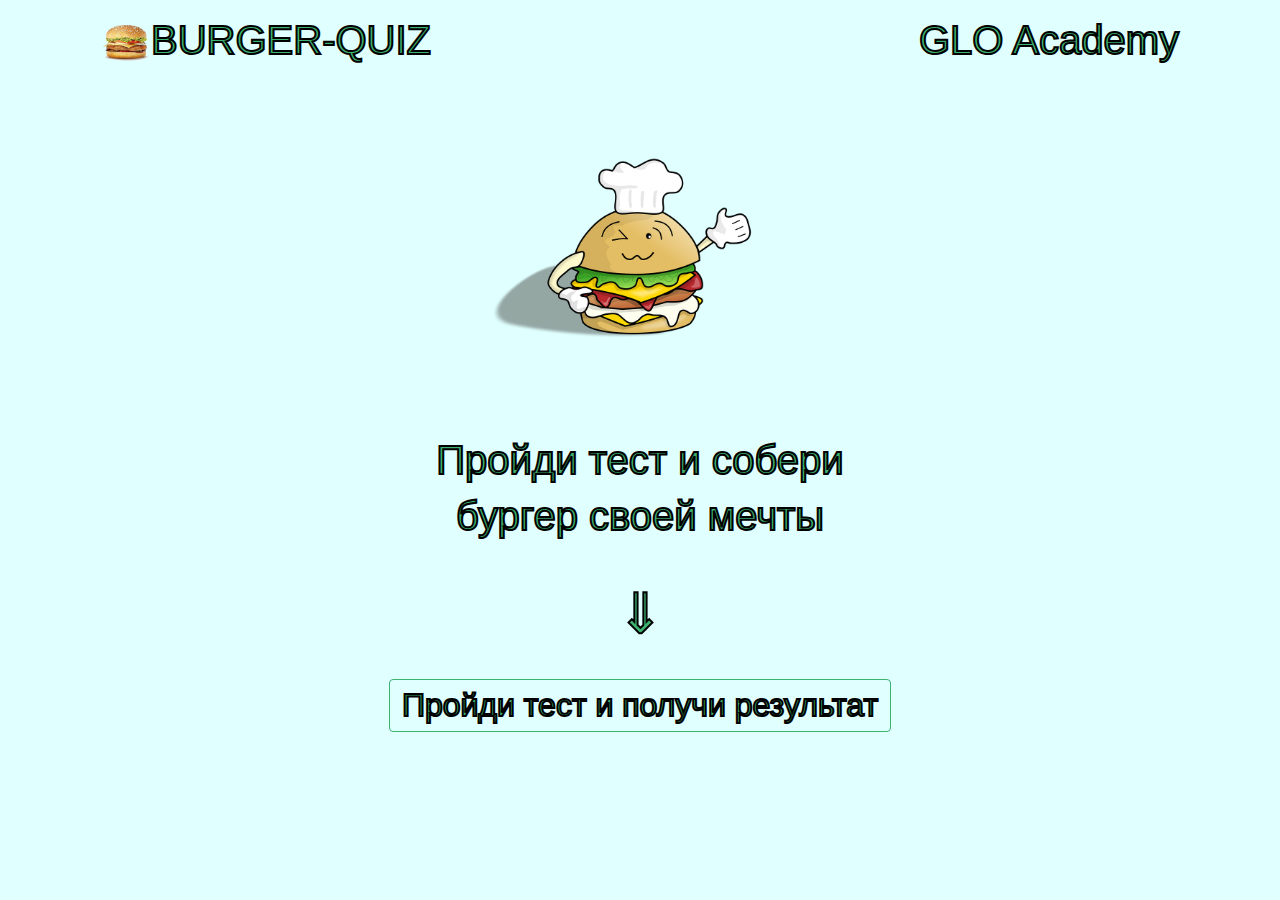
<file: quiz/quiz/index.html>
<!DOCTYPE html>
<html lang="en">

<head>
  <meta charset="UTF-8">
  <meta name="viewport" content="width=device-width, initial-scale=1.0">
  <meta http-equiv="X-UA-Compatible" content="ie=edge">
  <link rel="stylesheet" href="./libs/bootstrap.min.css">
  <link rel="stylesheet" href="./style/style.css">
  <title>Quiz</title>
</head>

<body>

  <header>
    <div class="container">
      <div class="row">
        <div class="col">
          <div class="d-flex justify-content-between p-1 p-sm-2 p-md-3">
            <div class="logo d-flex">
              <div class="logo-img"></div>
              <span class="logo-text h1">BURGER-QUIZ</span>
            </div>
            <h1 class="contacts d-none d-md-block">GLO Academy</h1>
          </div>
        </div>
      </div>
    </div>
  </header>

  <section class="main">
    <div class="container">

      <div class="row">
        <div class="col">
          <div class="d-flex justify-content-center p-1 p-sm-2 p-md-3">
            <div class="content"></div>
          </div>
        </div>
      </div>

      <div class="row">
        <div class="col">
          <div class="d-flex flex-column align-items-center p-1 p-sm-2 p-md-3">
            <h2 class="main-title text-center h1">Пройди тест и собери</h2>
            <h2 class="main-title text-center h1">бургер своей мечты</h2>
          </div>
        </div>
      </div>

      <div class="row">
        <div class="col">
          <div class="d-flex justify-content-center p-1 p-sm-2 p-md-3">
            <div class="arrow display-4">&dArr;</div>
          </div>
        </div>
      </div>

      <div class="row">
        <div class="col">
          <div class="d-flex justify-content-center p-1 p-sm-2 p-md-3">
            <button type="button" class="btn btn-outline-danger" id="btnOpenModal">
              <span class="btnText h1">Пройди тест и получи результат</span>
            </button>
          </div>
        </div>
      </div>

    </div>
  </section>

  <div class="modal" tabindex="-1" role="dialog" id="modalBlock">
    <div class="modal-dialog  modal-dialog-centered" role="document">
      <div class="modal-content">
        <div class="modal-header">
          <h5 class="modal-title">Ответь на вопрос:</h5>
          <button type="button" class="close" data-dismiss="modal" aria-label="Close" id="closeModal">
            <span aria-hidden="true">&times;</span>
          </button>
        </div>
        <div class="modal-body  d-flex flex-column align-items-center" id="modalBody">
          <h5 class="question p-1 p-sm-2 p-md-3 text-center" id="question"></h5>
          <div class="answers w-100 p-1 p-sm-2 p-md-3" id="answers">
            <form action="#" id="formAnswers" class="formAnswers d-flex flex-wrap justify-content-around">
              <!-- <div class="answers-item d-flex flex-column">
                <input type="radio" id="answerItem1" name="answer" class="d-none">
                <label for="answerItem1" class="d-flex flex-column justify-content-between">
                  <img class="answerImg" src="./image/burger.png" alt="burger">
                  <span>Стандарт</span>
                </label>
              </div>
              <div class="answers-item d-flex justify-content-center">
                <input type="radio" id="answerItem2" name="answer" class="d-none">
                <label for="answerItem2" class="d-flex flex-column justify-content-between">
                  <img class="answerImg" src="./image/burgerBlack.png" alt="burger">
                  <span>Черный</span>
                </label>
              </div> -->
            </form>
          </div>
        </div>
        <div class="modal-footer" id="modalFooter">
          <button type="button" class="btn btn-secondary" data-dismiss="modal" id="prev">Prev</button>
          <button type="button" class="btn btn-secondary" data-dismiss="modal" id="next">Next</button>
          <button type="button" class="btn btn-primary sendBtn d-none" id="send">Send</button>
        </div>
      </div>
    </div>
  </div>

  <script src="./script/script.js"></script>
</body>

</html>
</file>
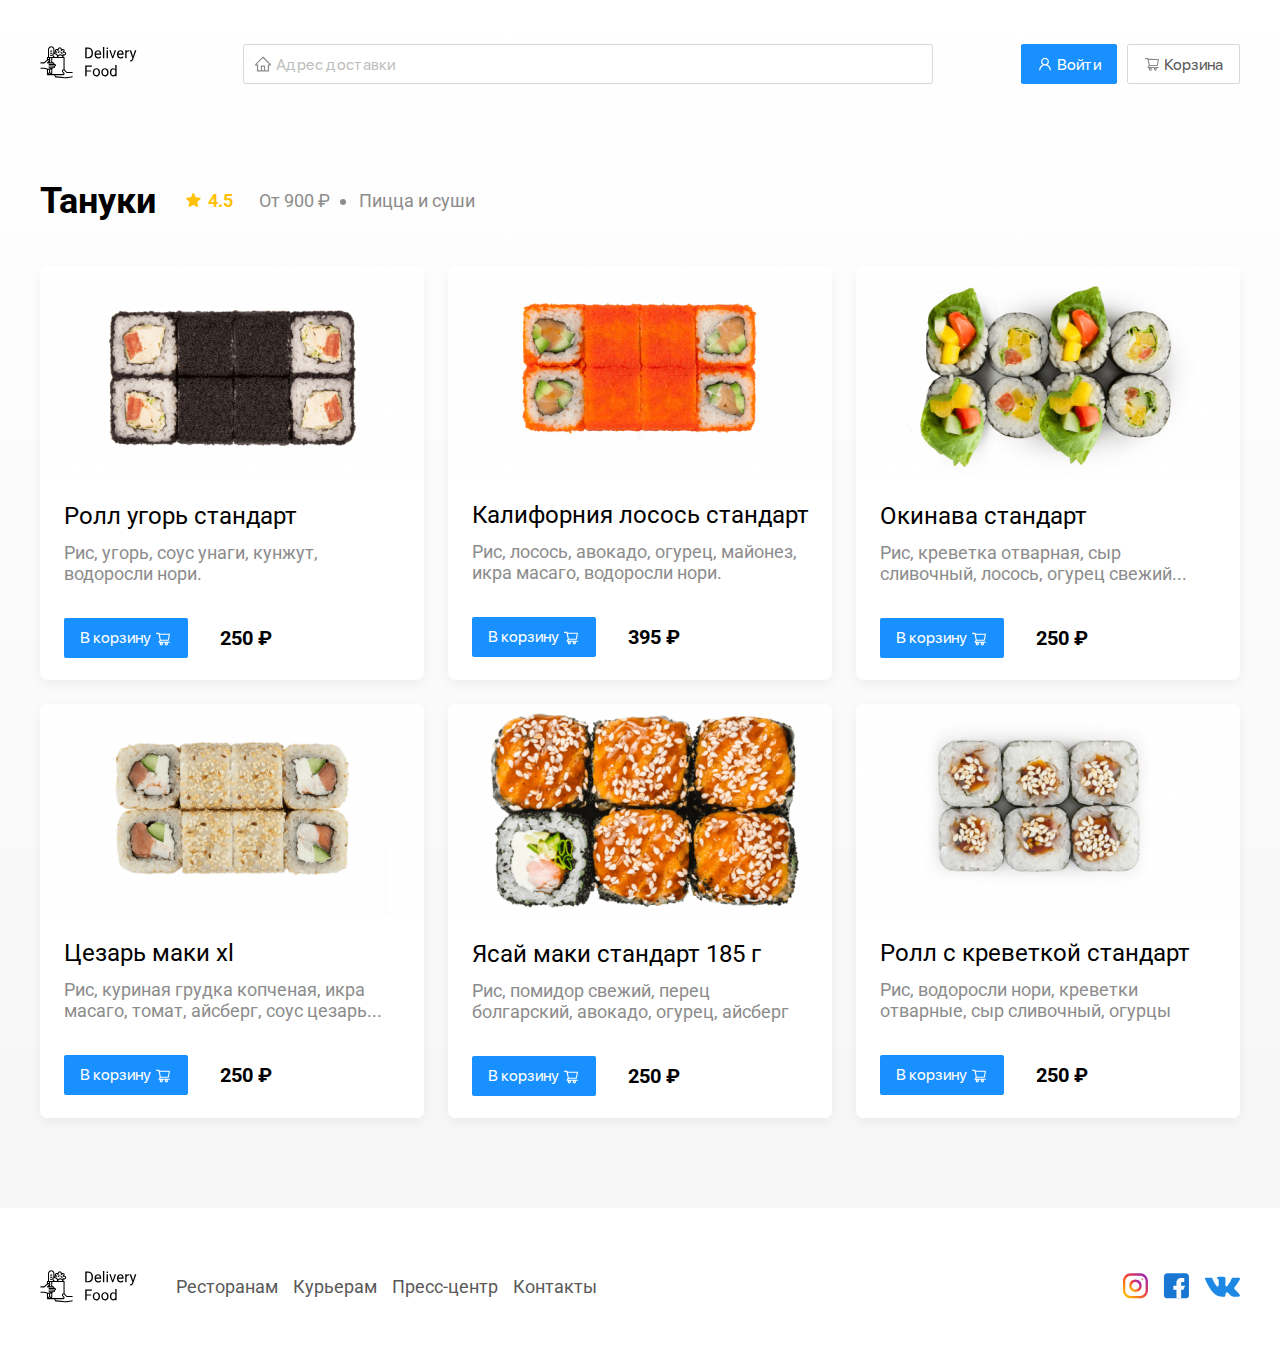
<file: restaurant.html>
<!DOCTYPE html>
<html lang="en">
<head>
    <meta charset="UTF-8">
    <meta http-equiv="X-UA-Compatible" content="IE=edge">
    <meta name="viewport" content="width=device-width, initial-scale=1.0">
    <link rel="stylesheet" href="./Styles/reset.css">
    <link rel="stylesheet" href="./fonts/stylesheet.css">
    <link rel="stylesheet" href="https://fonts.googleapis.com/css?family=Roboto:400,300,700,500,100">
    <link rel="stylesheet" href="./Styles/restaurant.css">

    <title>Тануки - доставка еды на дом</title>
</head>
<body>
    <header>
        <div class="search">
            <a href="./index.html"><img src="./Images/Icons/logo.svg" alt="logo" class="logo header__logo "></a>
            <input type="text" class="input header__search " placeholder="Адрес доставки">
        </div>
        <div class="header__buttons">
            <button class="btn btn-login">
                <img src="./Images/Icons/man-icon.svg" alt="man" class="button__thumb">
                <span class="button__text">Войти</span>
            </button>
            <button class="btn btn-cart">
                <img src="./Images/Icons/shopping-cart.svg" alt="cart" class="button__thumb">
                <span class="button__text">Корзина</span>
            </button>
        </div>
    </header>
    <main>
        <div class="wrapper">
            <section class="food">
                <div class="food__title">
                    <h1>Тануки</h1>
                    <div class="title__info">
                        <span class="additional__rating">4.5</span>
                        <span class="additional__price">От 900 ₽</span>
                        <ul class="additional__food">
                            <li><span>Пицца и суши</span></li>
                        </ul>
                    </div>
                </div>
                <div class="food__cards">
                    <div class="food__card">
                        <img src="./Images/imagerestaurant-card-1.png" alt="card-1" class="card__thumb">
                        <div class="card__info">
                            <div class="info__title">
                                <h2>Ролл угорь стандарт</h2>
                                <h3>Рис, угорь, соус унаги, кунжут, водоросли нори.</h3>
                            </div>
                            <div class="info__additional">
                                <button class="btn-incart">В корзину <img src="./Images/Icons/incart-icon.svg" alt="incart"></button>
                                <span class="additional__price">250 ₽</span>
                            </div>
                        </div>
                    </div>
                    <div class="food__card">
                        <img src="./Images/imagerestaurant-card-2.png" alt="card-2" class="card__thumb">
                        <div class="card__info">
                            <div class="info__title">
                                <h2>Калифорния лосось стандарт</h2>
                                <h3>Рис, лосось, авокадо, огурец, майонез, икра масаго, водоросли нори.</h3>
                            </div>
                            <div class="info__additional">
                                <button class="btn-incart">В корзину <img src="./Images/Icons/incart-icon.svg" alt="incart"></button>
                                <span class="additional__price">395 ₽</span>
                            </div>
                        </div>
                    </div>
                    <div class="food__card">
                        <img src="./Images/imagerestaurant-card-3.png" alt="card-3" class="card__thumb">
                        <div class="card__info">
                            <div class="info__title">
                                <h2>Окинава стандарт</h2>
                                <h3>Рис, креветка отварная, сыр сливочный, лосось, огурец свежий...</h3>
                            </div>
                            <div class="info__additional">
                                <button class="btn-incart">В корзину <img src="./Images/Icons/incart-icon.svg" alt="incart"></button>
                                <span class="additional__price">250 ₽</span>
                            </div>
                        </div>
                    </div>
                    <div class="food__card">
                        <img src="./Images/imagerestaurant-card-4.png" alt="card-4" class="card__thumb">
                        <div class="card__info">
                            <div class="info__title">
                                <h2>Цезарь маки хl</h2>
                                <h3>Рис, куриная грудка копченая, икра масаго, томат, айсберг, соус цезарь...</h3>
                            </div>
                            <div class="info__additional">
                                <button class="btn-incart">В корзину <img src="./Images/Icons/incart-icon.svg" alt="incart"></button>
                                <span class="additional__price">250 ₽</span>
                            </div>
                        </div>
                    </div>
                    <div class="food__card">
                        <img src="./Images/imagerestaurant-card-5.png" alt="card-5" class="card__thumb">
                        <div class="card__info">
                            <div class="info__title">
                                <h2>Ясай маки стандарт 185 г</h2>
                                <h3>Рис, помидор свежий, перец болгарский, авокадо, огурец, айсберг</h3>
                            </div>
                            <div class="info__additional">
                                <button class="btn-incart">В корзину <img src="./Images/Icons/incart-icon.svg" alt="incart"></button>
                                <span class="additional__price">250 ₽</span>
                            </div>
                        </div>
                    </div>
                    <div class="food__card">
                        <img src="./Images/imagerestaurant-card-6.png" alt="card-6" class="card__thumb">
                        <div class="card__info">
                            <div class="info__title">
                                <h2>Ролл с креветкой стандарт</h2>
                                <h3>Рис, водоросли нори, креветки отварные, сыр сливочный, огурцы</h3>
                            </div>
                            <div class="info__additional">
                                <button class="btn-incart">В корзину <img src="./Images/Icons/incart-icon.svg" alt="incart"></button>
                                <span class="additional__price">250 ₽</span>
                            </div>
                        </div>
                    </div>
                </div>
            </section>
        </div>
    </main>
    <footer>
        <div class="footer__wrapper">
            <div class="footer__left">
                <a href="./index.html"><img src="./Images/Icons/logo.svg" alt="logo" class="logo footer__logo "></a>
                <ul class="footer__text">
                    <li>Ресторанам</li>
                    <li>Курьерам</li>
                    <li>Пресс-центр</li>
                    <li>Контакты</li>
                </ul>   
            </div>
            <ul class="footer__social">
                <li><img src="./Images/Icons/insta-icon.svg" alt="insta"></li>
                <li><img src="./Images/Icons/fb-icon.svg" alt="fb"></li>
                <li><img src="./Images/Icons/vk-icon.svg" alt="vk"></li>
            </ul>
        </div>
    </footer>
</body>
</html>
</file>
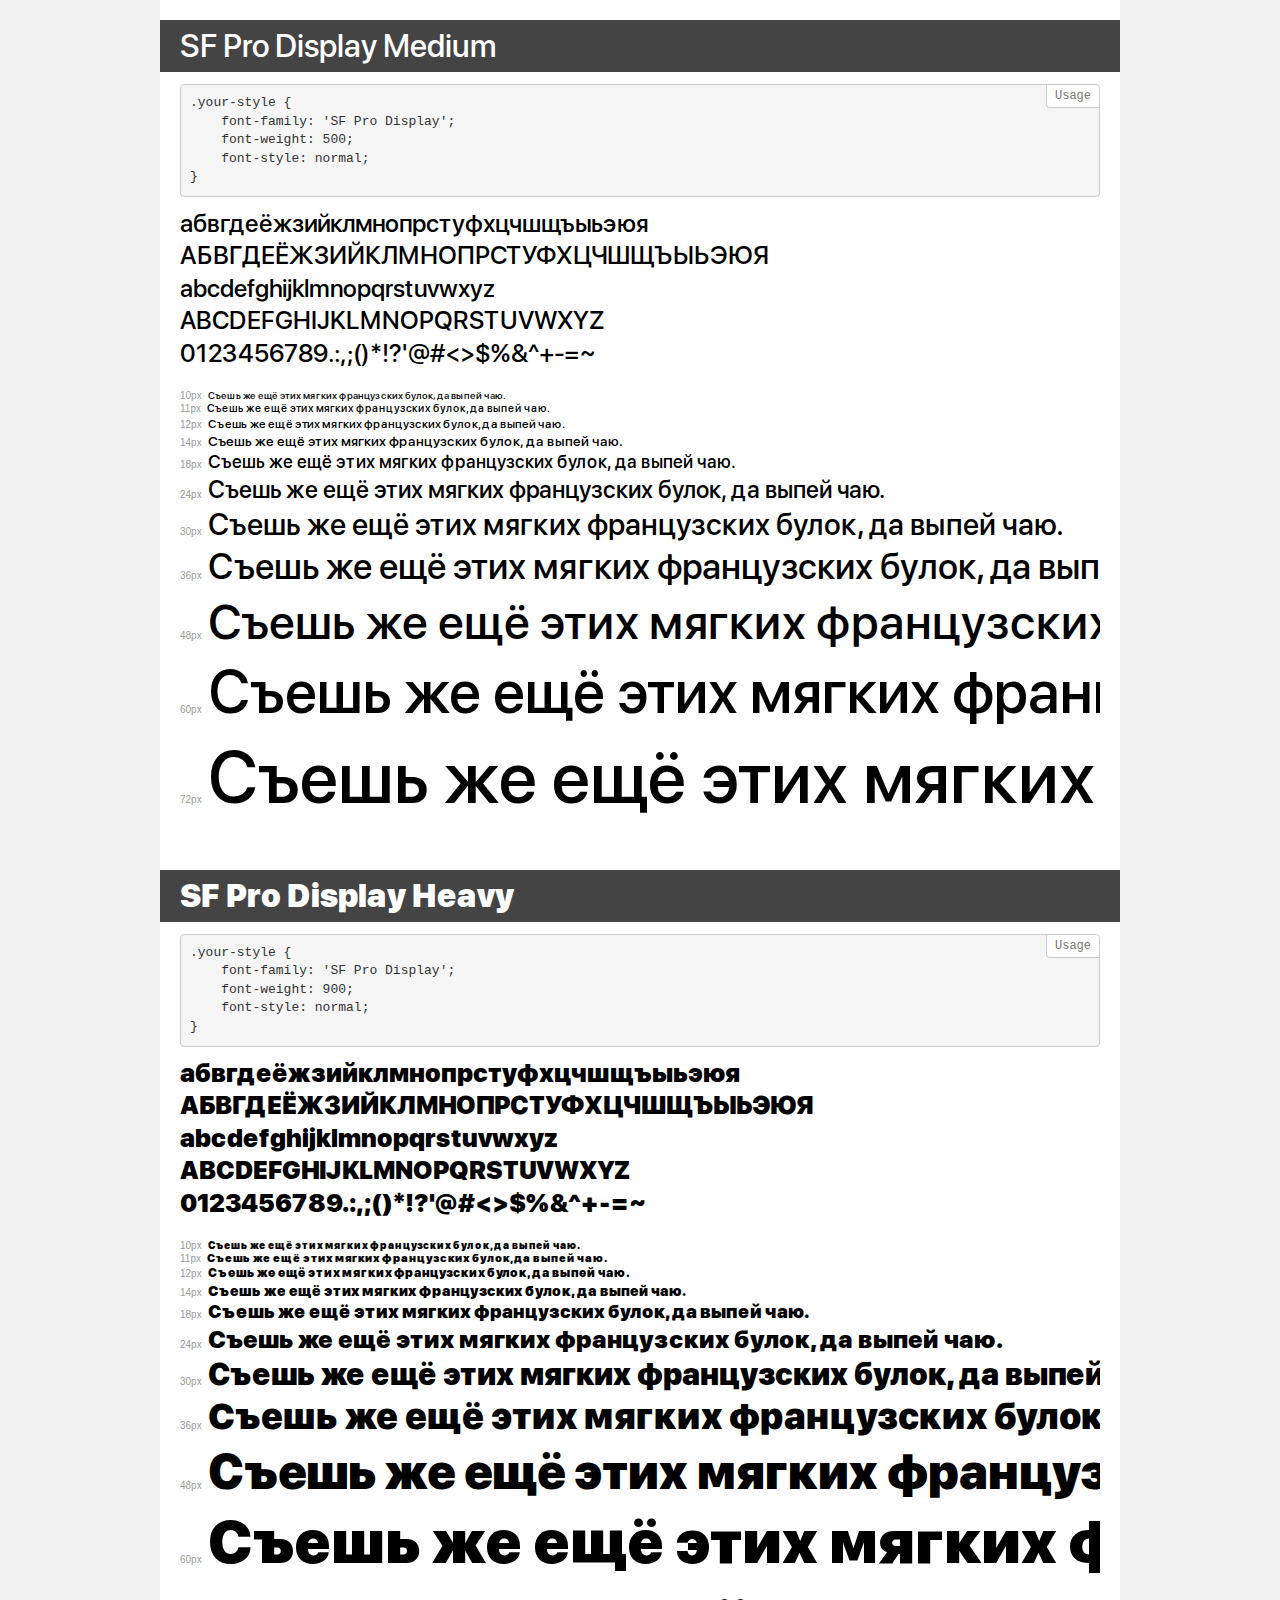
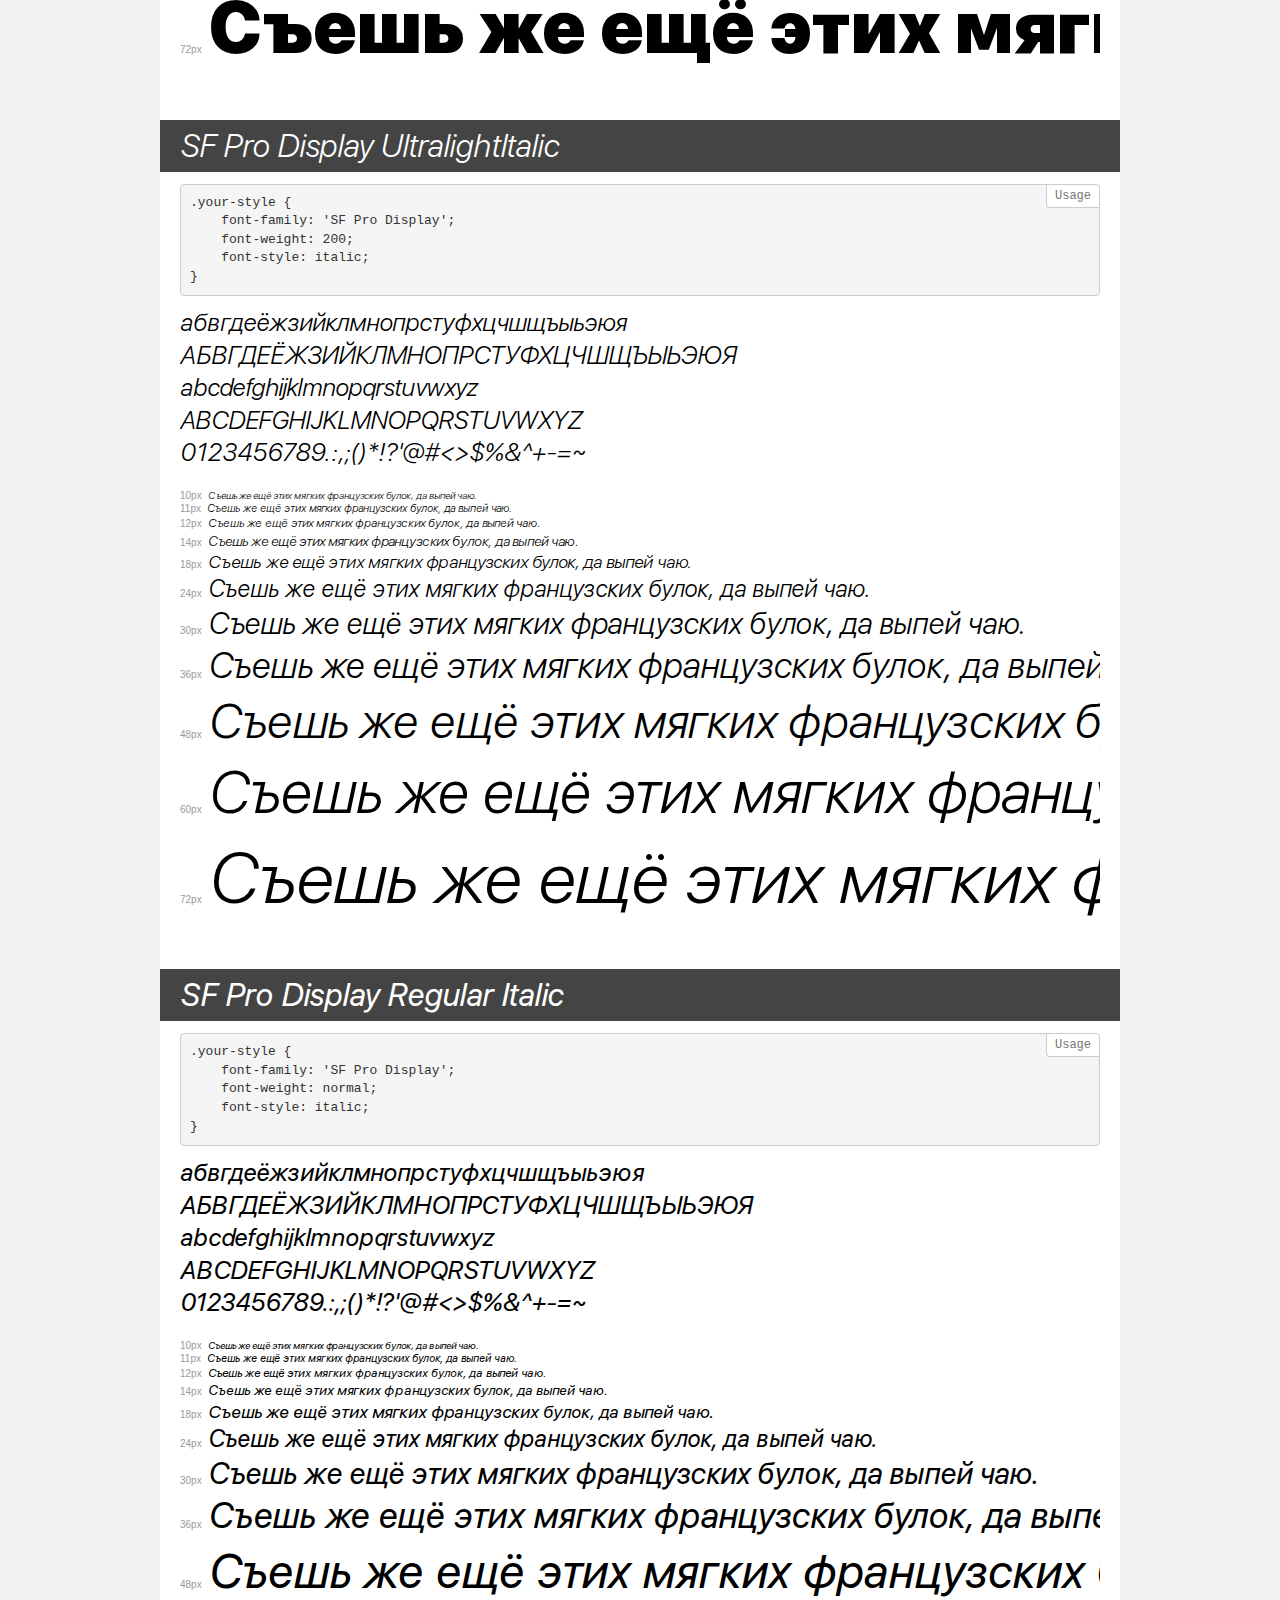
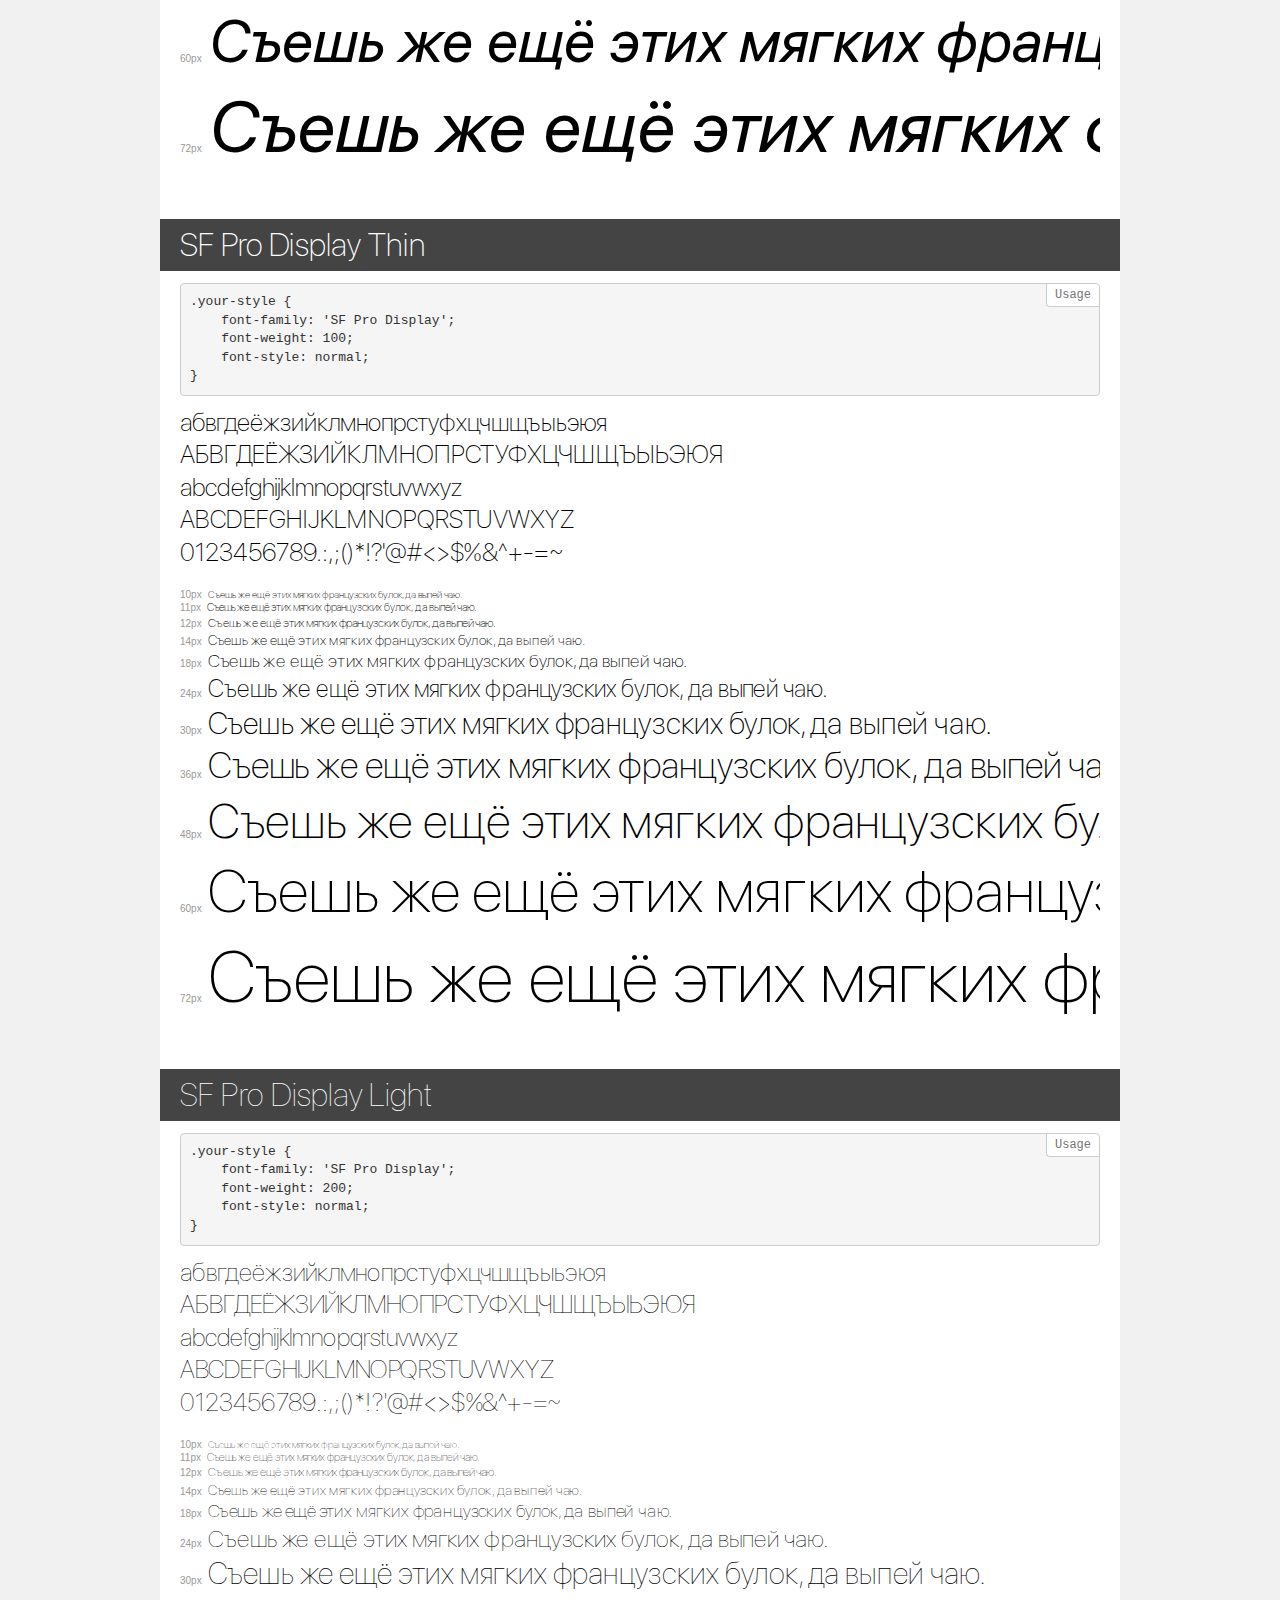
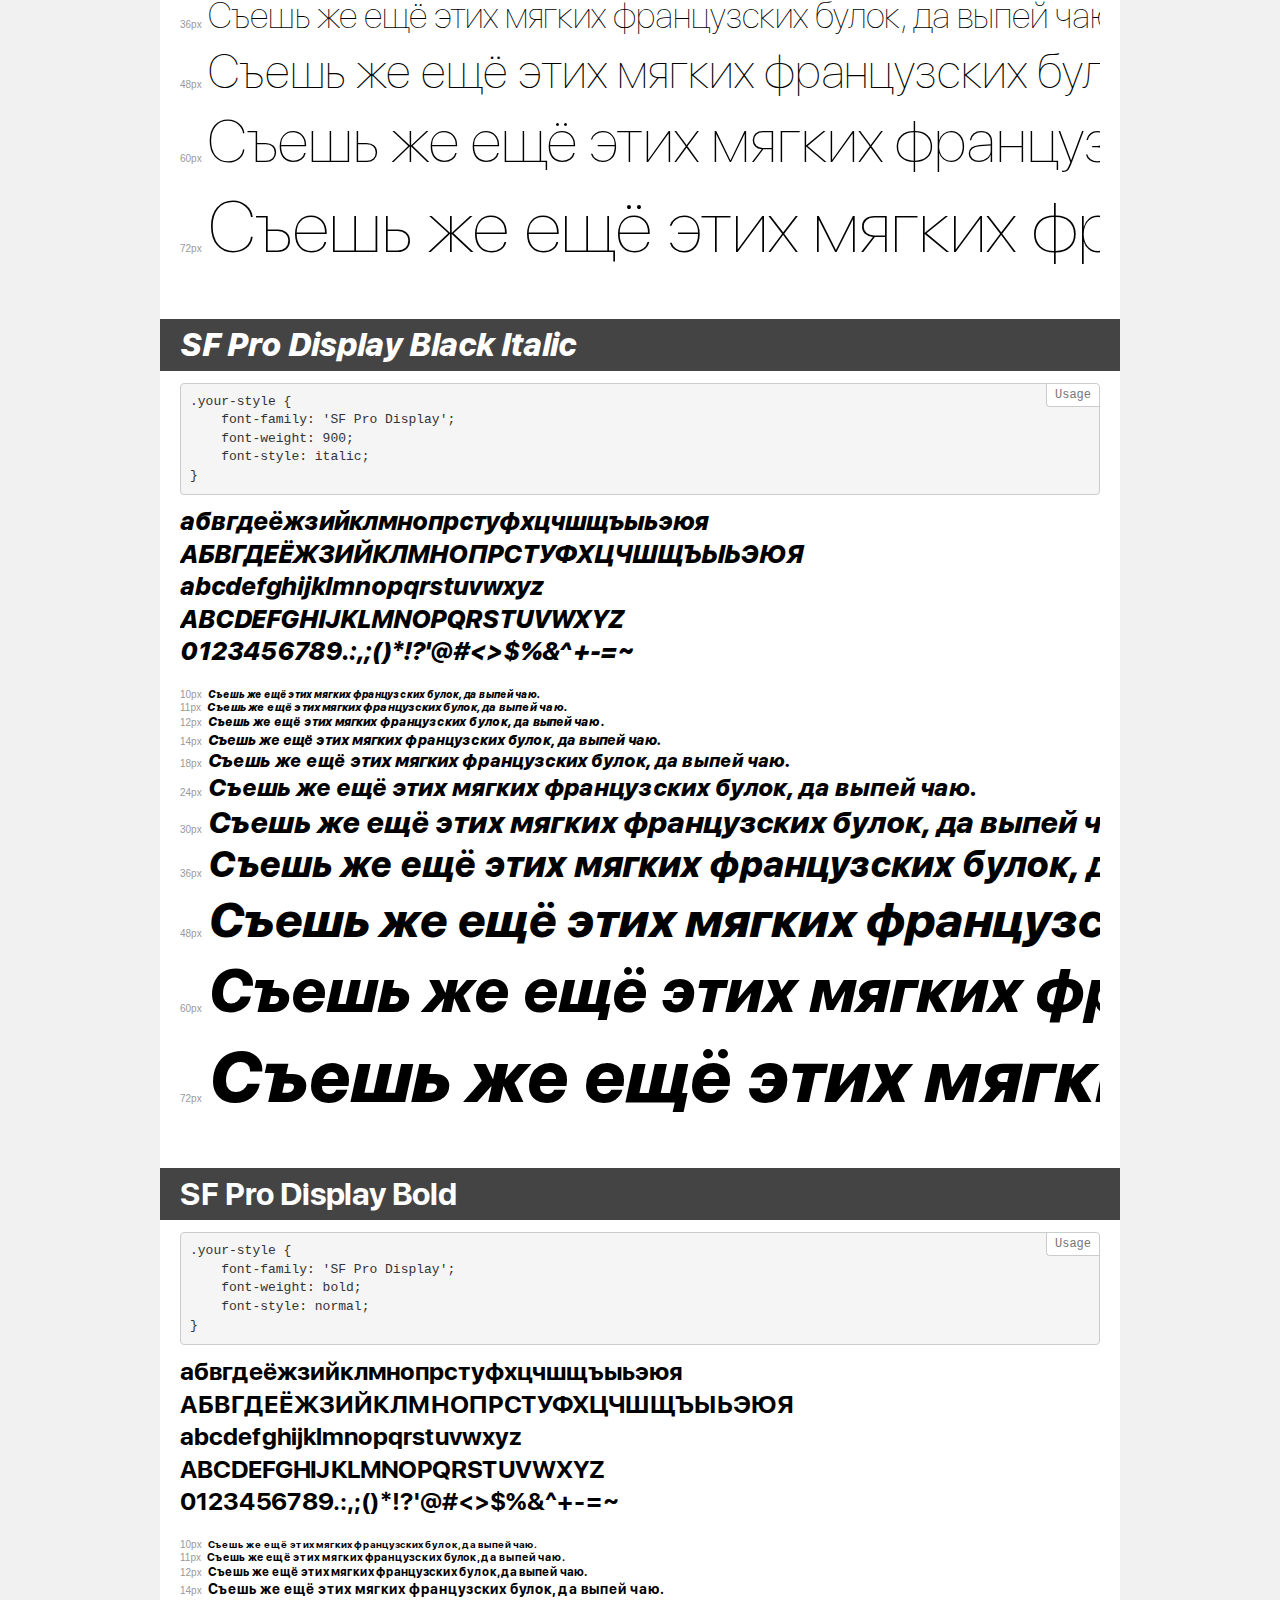
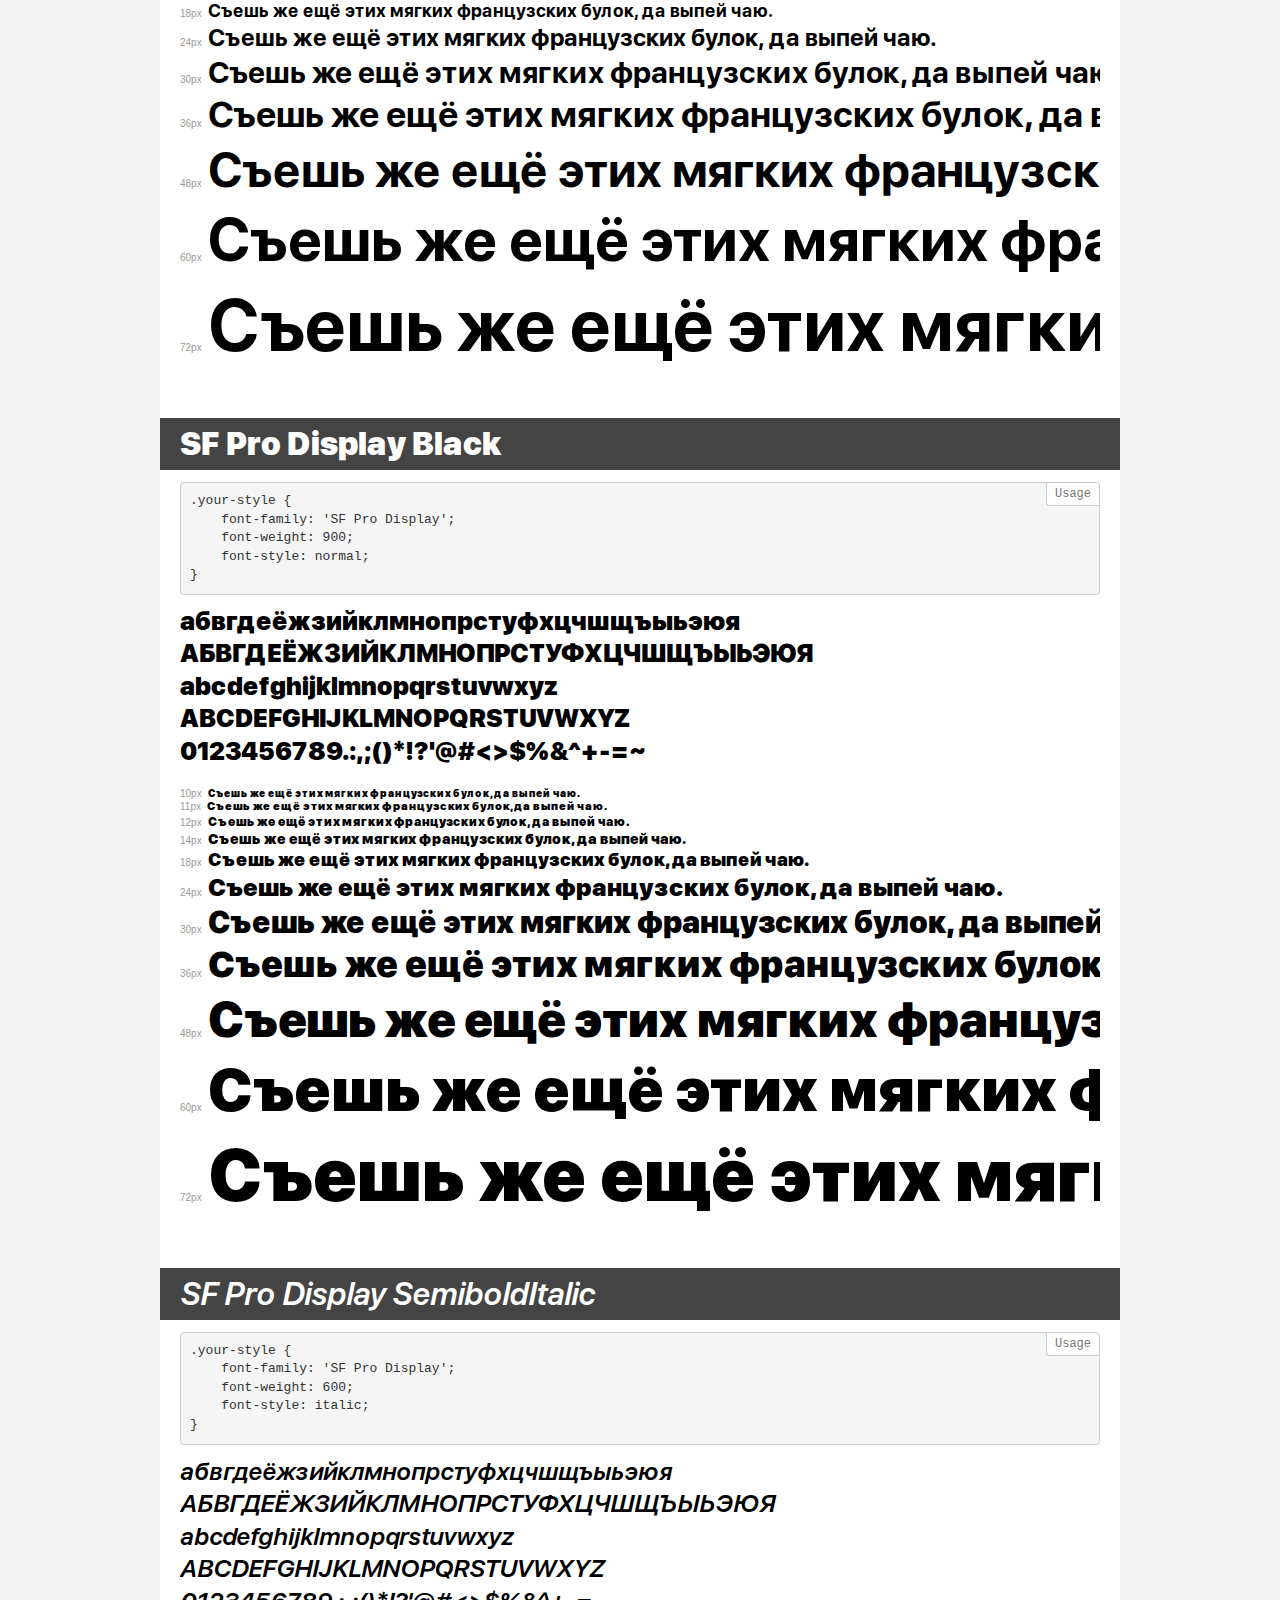
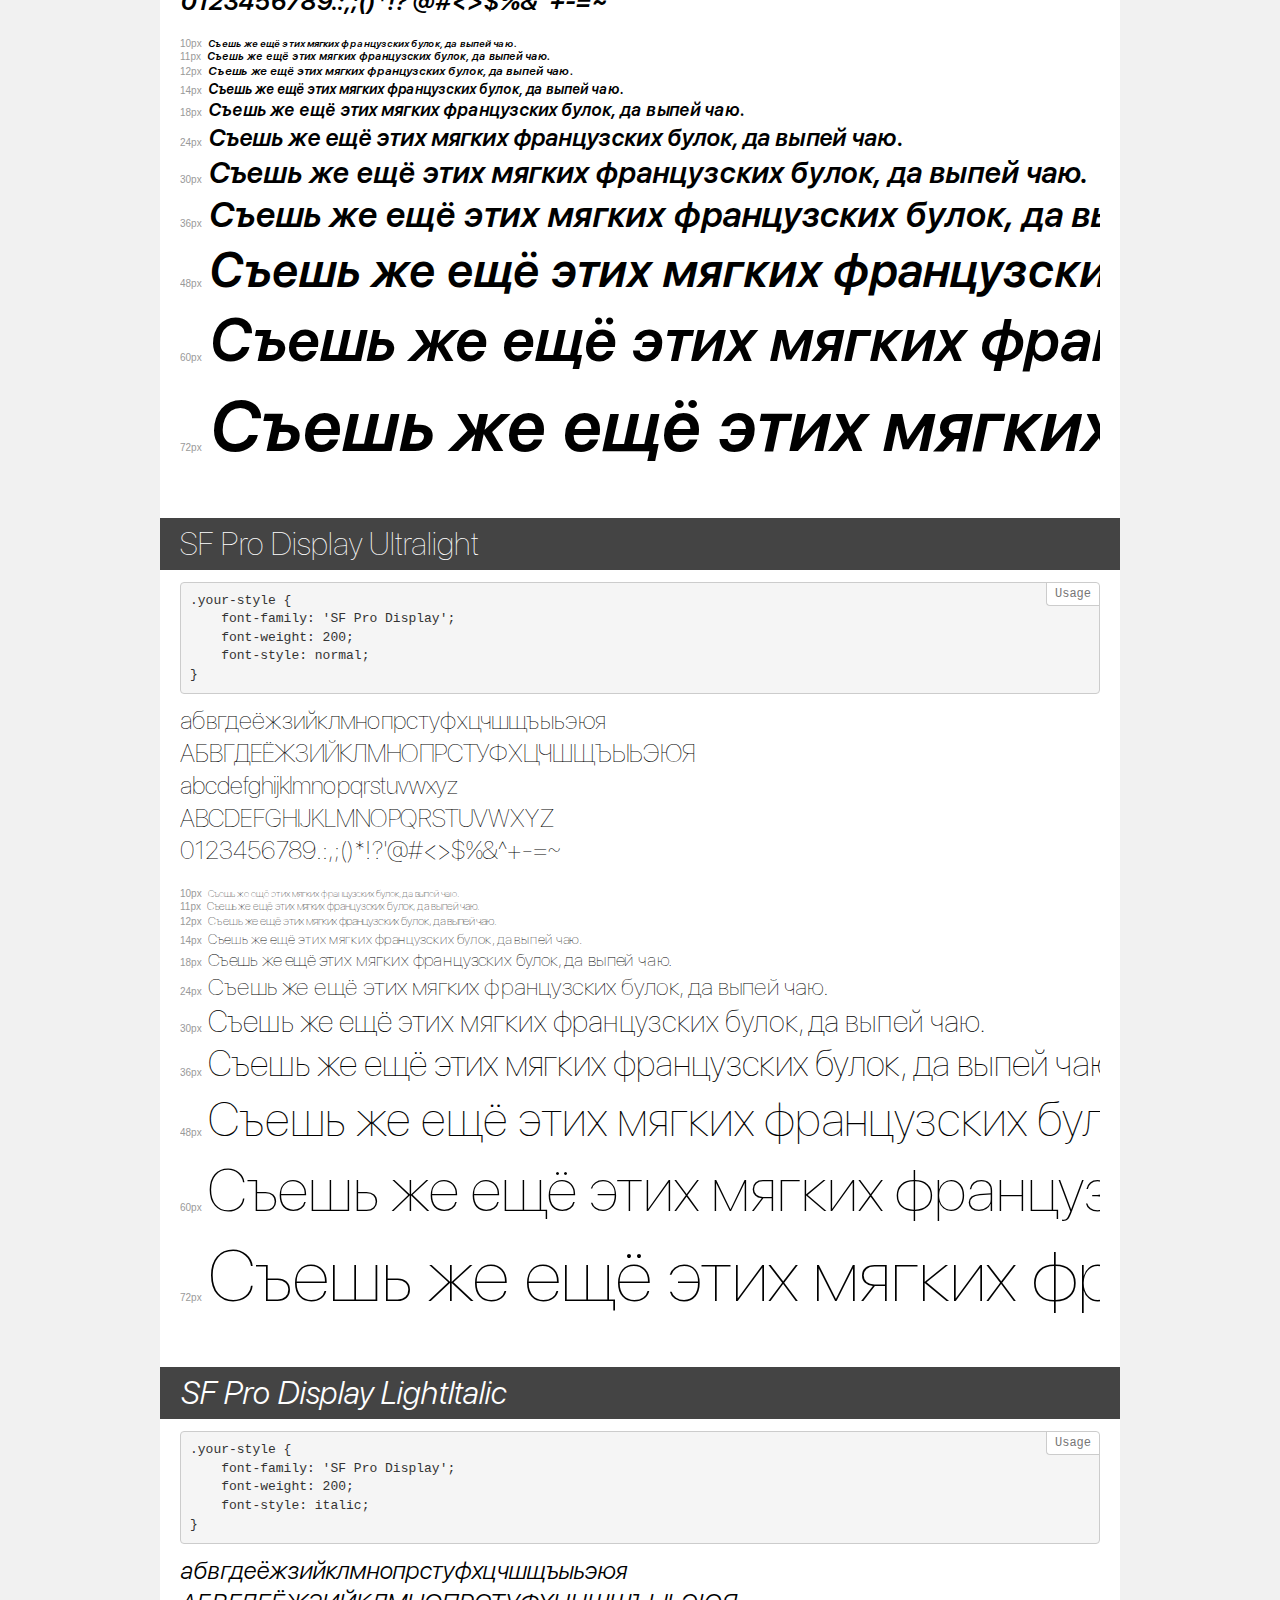
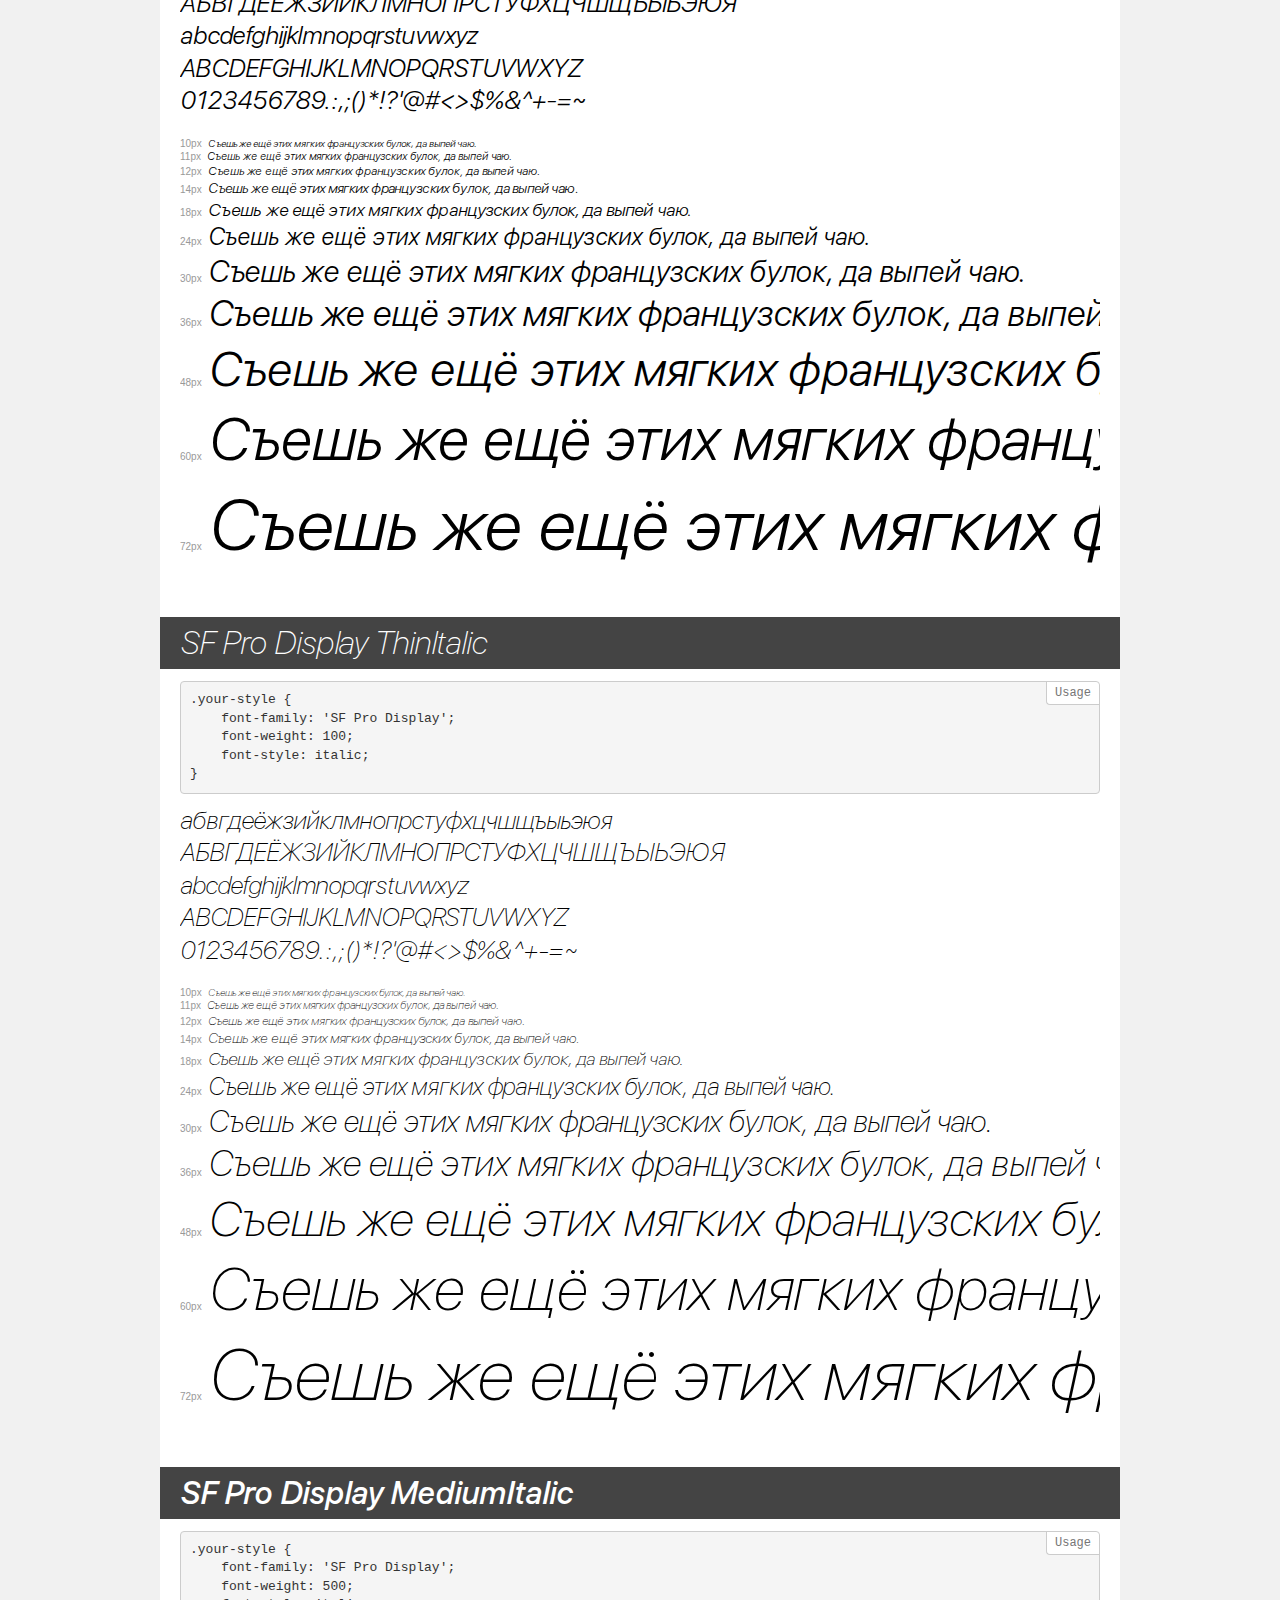
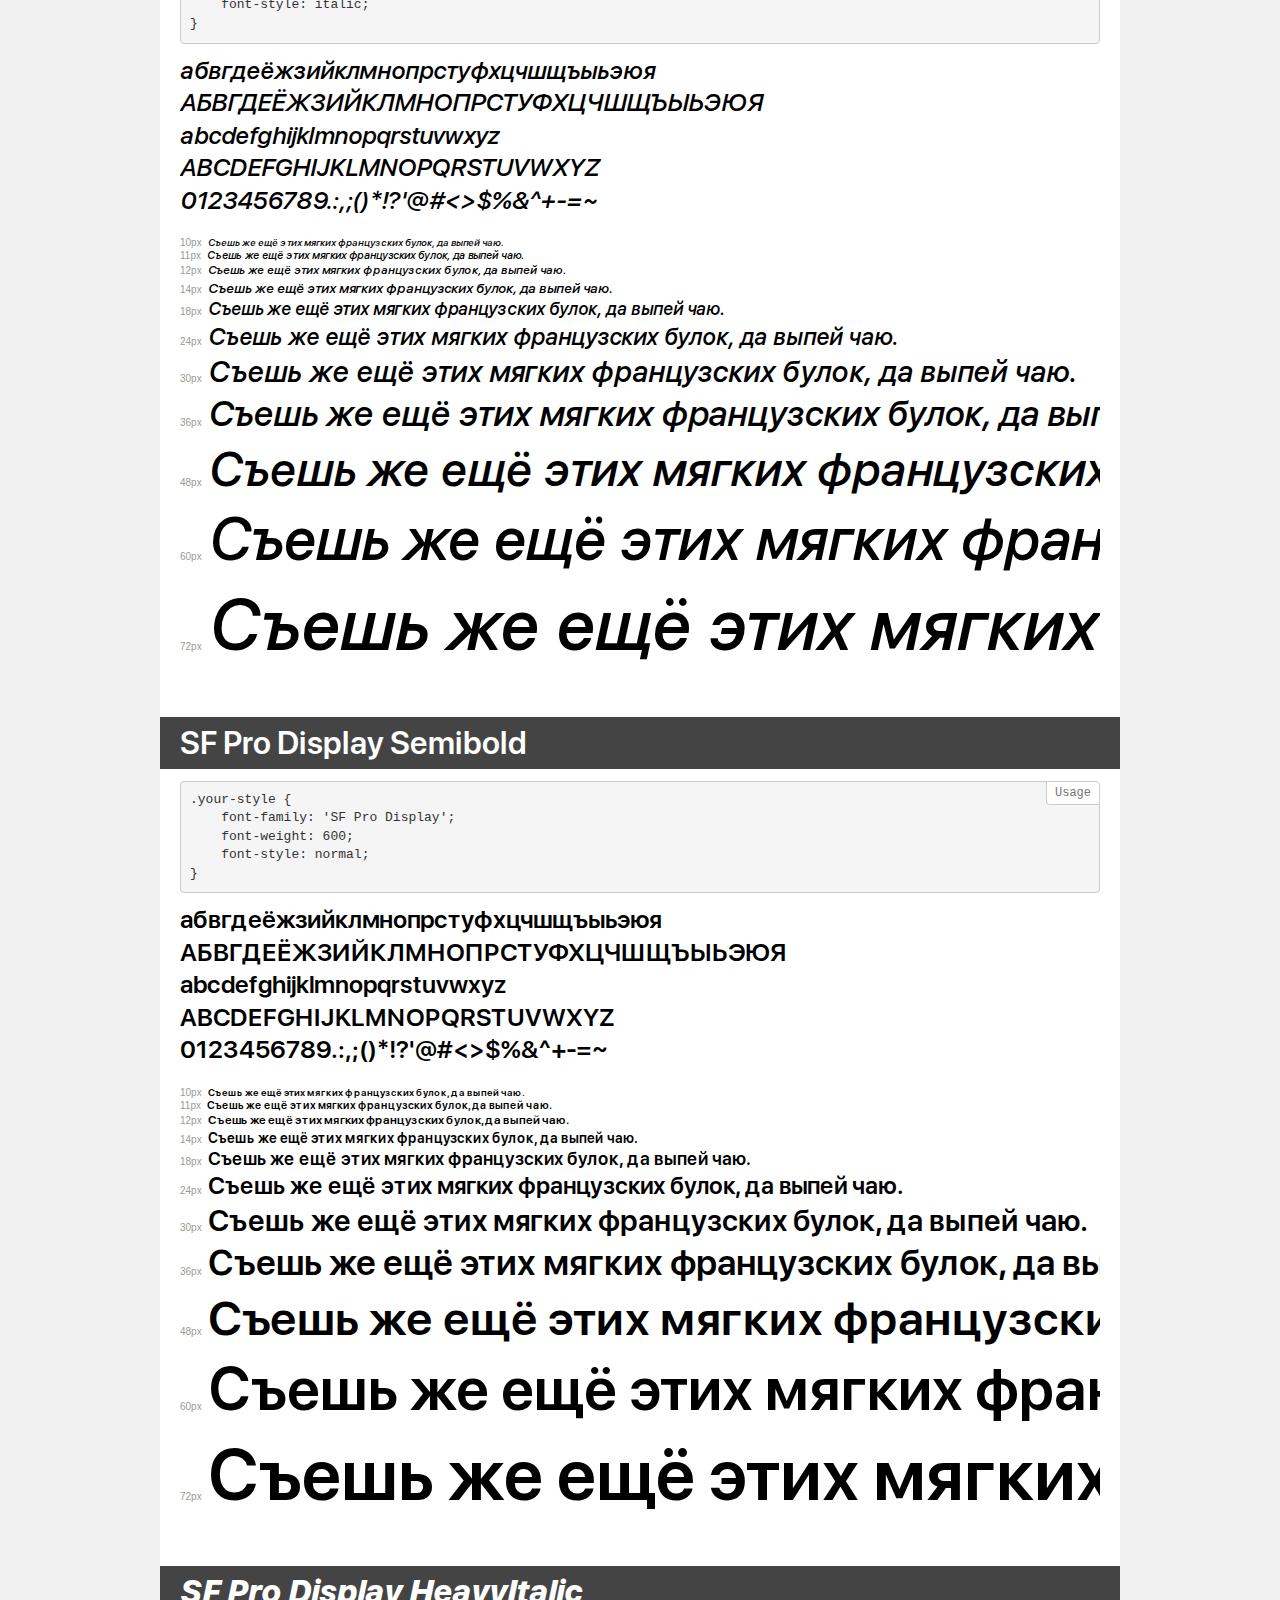
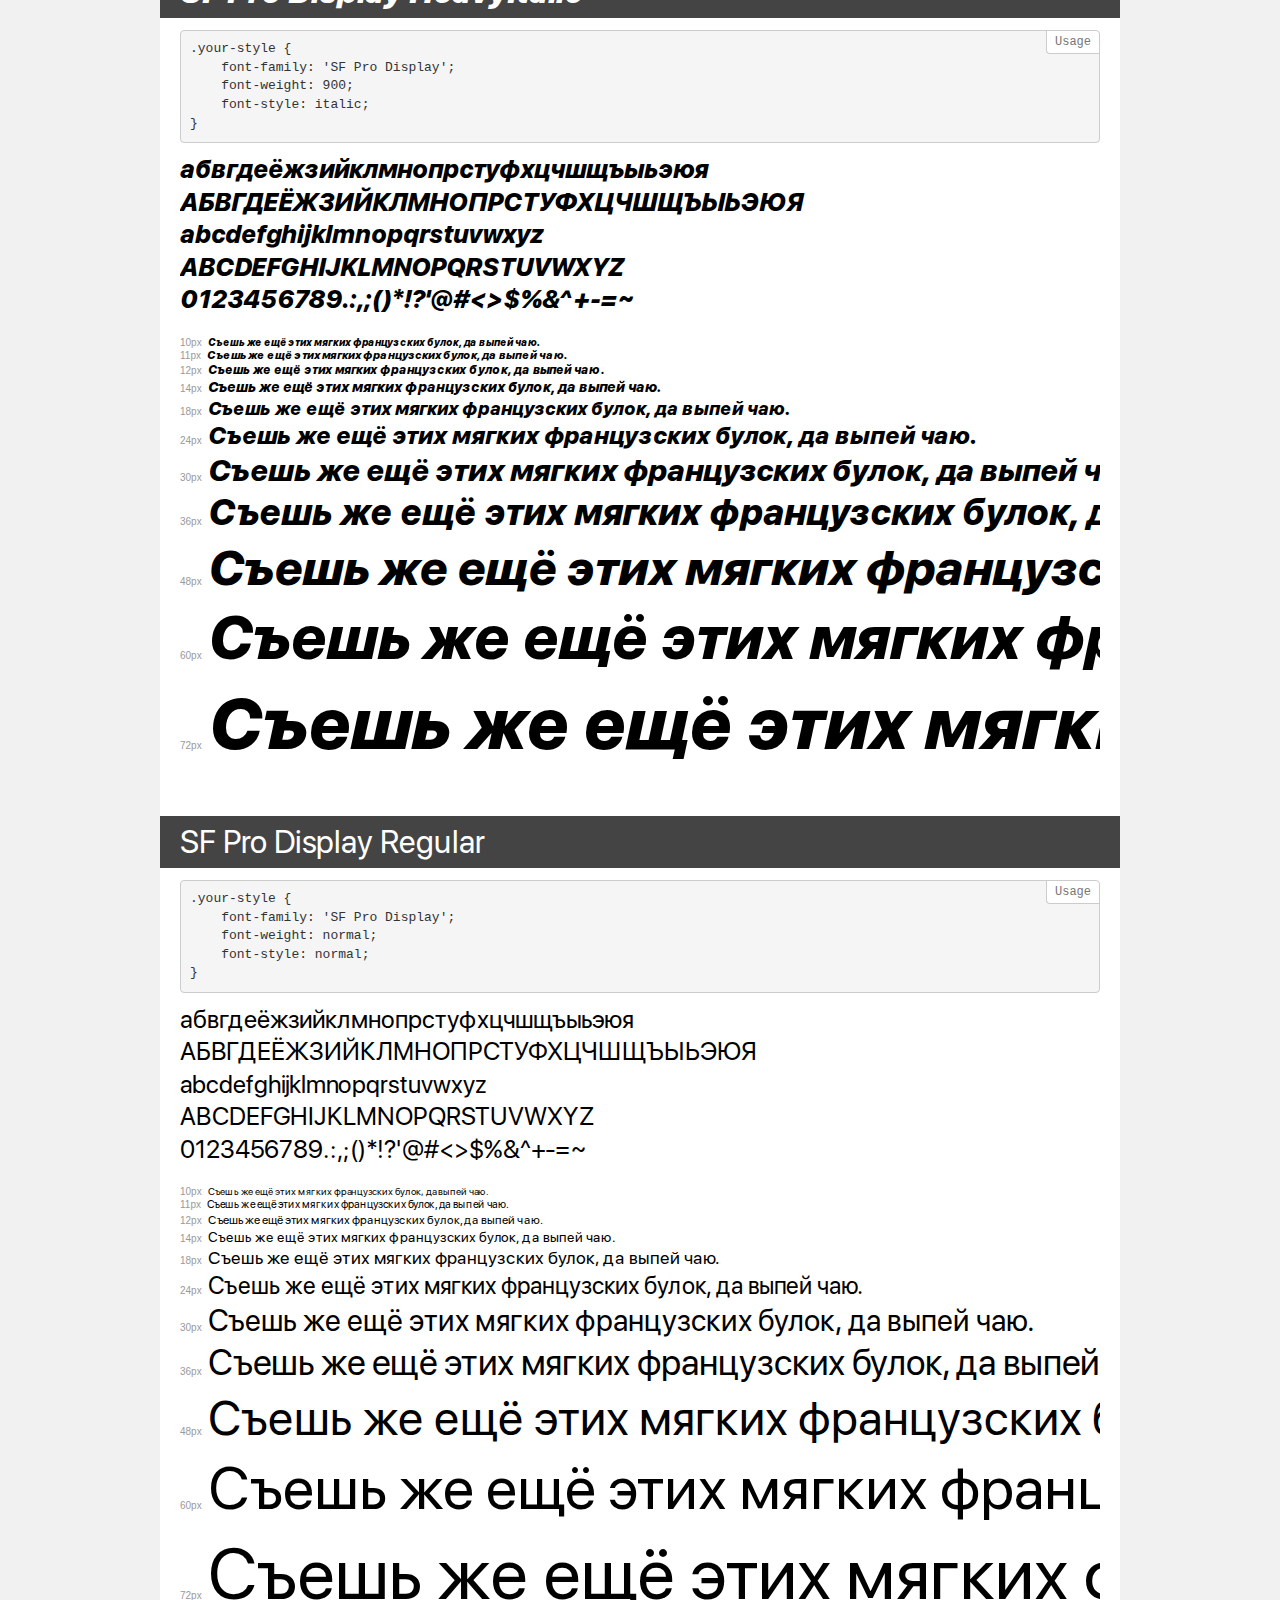
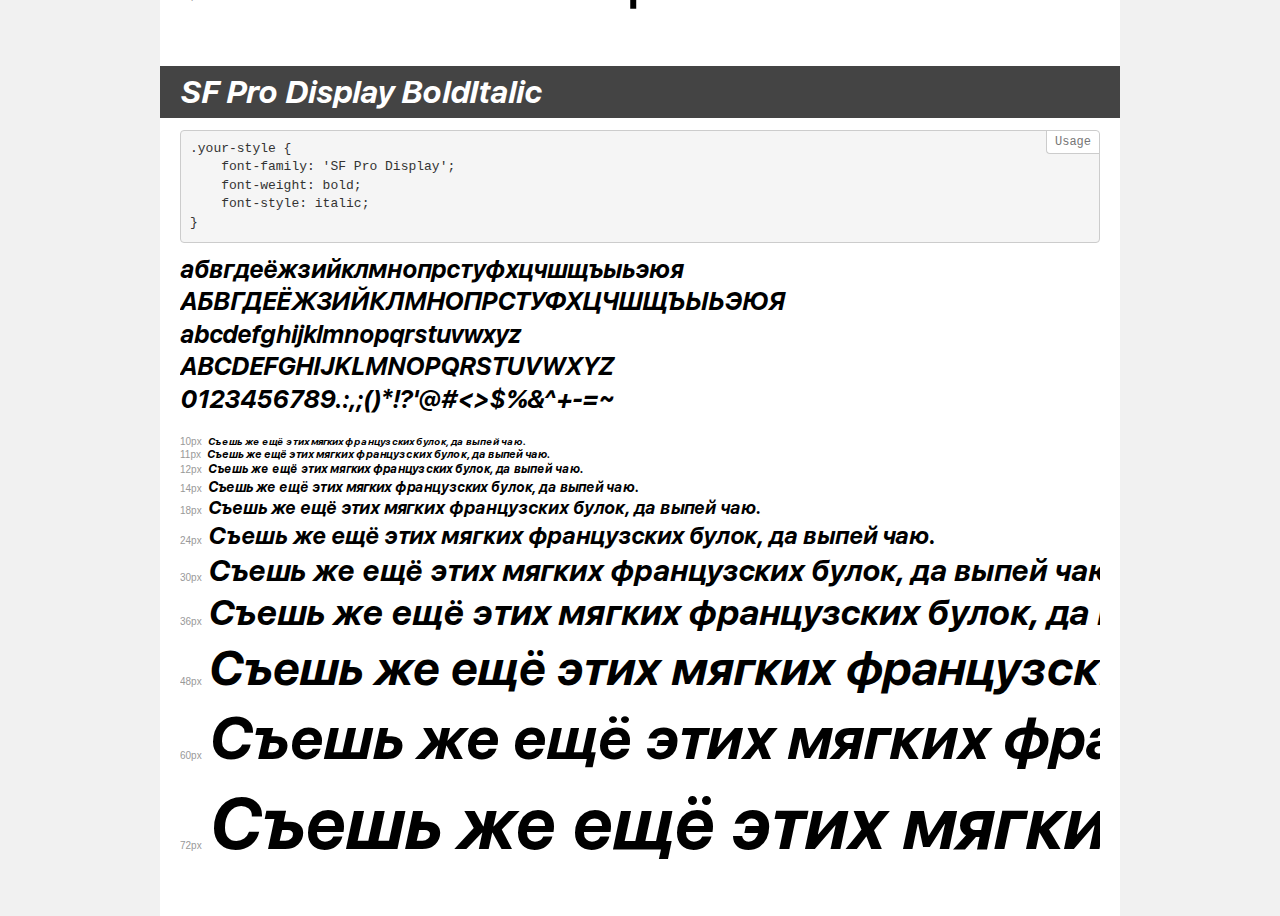
<file: fonts/demo.html>
<!DOCTYPE html>
<html>
<head>
    <meta charset="utf-8">
    <meta http-equiv="X-UA-Compatible" content="IE=edge">
    <meta name="viewport" content="width=device-width, initial-scale=1">
    <meta name="robots" content="noindex, noarchive">
    <meta name="format-detection" content="telephone=no">
    <title>Transfonter demo</title>
    <link href="stylesheet.css" rel="stylesheet">
    <style>
        /*
        http://meyerweb.com/eric/tools/css/reset/
        v2.0 | 20110126
        License: none (public domain)
        */
        html, body, div, span, applet, object, iframe,
        h1, h2, h3, h4, h5, h6, p, blockquote, pre,
        a, abbr, acronym, address, big, cite, code,
        del, dfn, em, img, ins, kbd, q, s, samp,
        small, strike, strong, sub, sup, tt, var,
        b, u, i, center,
        dl, dt, dd, ol, ul, li,
        fieldset, form, label, legend,
        table, caption, tbody, tfoot, thead, tr, th, td,
        article, aside, canvas, details, embed,
        figure, figcaption, footer, header, hgroup,
        menu, nav, output, ruby, section, summary,
        time, mark, audio, video {
            margin: 0;
            padding: 0;
            border: 0;
            font-size: 100%;
            font: inherit;
            vertical-align: baseline;
        }
        /* HTML5 display-role reset for older browsers */
        article, aside, details, figcaption, figure,
        footer, header, hgroup, menu, nav, section {
            display: block;
        }
        body {
            line-height: 1;
        }
        ol, ul {
            list-style: none;
        }
        blockquote, q {
            quotes: none;
        }
        blockquote:before, blockquote:after,
        q:before, q:after {
            content: '';
            content: none;
        }
        table {
            border-collapse: collapse;
            border-spacing: 0;
        }
        /* common styles */
        body {
            background: #f1f1f1;
            color: #000;
        }
        .page {
            background: #fff;
            width: 920px;
            margin: 0 auto;
            padding: 20px 20px 0 20px;
            overflow: hidden;
        }
        .font-container {
            overflow-x: auto;
            overflow-y: hidden;
            margin-bottom: 40px;
            line-height: 1.3;
            white-space: nowrap;
            padding-bottom: 5px;
        }
        h1 {
            position: relative;
            background: #444;
            font-size: 32px;
            color: #fff;
            padding: 10px 20px;
            margin: 0 -20px 12px -20px;
        }
        .letters {
            font-size: 25px;
            margin-bottom: 20px;
        }
        .s10:before {
            content: '10px';
        }
        .s11:before {
            content: '11px';
        }
        .s12:before {
            content: '12px';
        }
        .s14:before {
            content: '14px';
        }
        .s18:before {
            content: '18px';
        }
        .s24:before {
            content: '24px';
        }
        .s30:before {
            content: '30px';
        }
        .s36:before {
            content: '36px';
        }
        .s48:before {
            content: '48px';
        }
        .s60:before {
            content: '60px';
        }
        .s72:before {
            content: '72px';
        }
        .s10:before, .s11:before, .s12:before, .s14:before,
        .s18:before, .s24:before, .s30:before, .s36:before,
        .s48:before, .s60:before, .s72:before {
            font-family: Arial, sans-serif;
            font-size: 10px;
            font-weight: normal;
            font-style: normal;
            color: #999;
            padding-right: 6px;
        }
        pre {
            display: block;
            position: relative;
            padding: 9px;
            margin: 0 0 10px;
            font-family: Monaco, Menlo, Consolas, "Courier New", monospace !important;
            font-size: 13px;
            line-height: 1.428571429;
            color: #333;
            font-weight: normal !important;
            font-style: normal !important;
            background-color: #f5f5f5;
            border: 1px solid #ccc;
            overflow-x: auto;
            border-radius: 4px;
        }
        pre:after {
            display: block;
            position: absolute;
            right: 0;
            top: 0;
            content: 'Usage';
            line-height: 1;
            padding: 5px 8px;
            font-size: 12px;
            color: #767676;
            background-color: #fff;
            border: 1px solid #ccc;
            border-right: none;
            border-top: none;
            border-radius: 0 4px 0 4px;
            z-index: 10;
        }
        /* responsive */
        @media (max-width: 959px) {
            .page {
                width: auto;
                margin: 0;
            }
        }
    </style>
</head>
<body>
<div class="page">
    <div class="demo" style="font-family: 'SF Pro Display'; font-weight: 500; font-style: normal;">
        <h1>SF Pro Display Medium</h1>
        <pre>.your-style {
    font-family: 'SF Pro Display';
    font-weight: 500;
    font-style: normal;
}</pre>
        <div class="font-container">
            <p class="letters">
                абвгдеёжзийклмнопрстуфхцчшщъыьэюя<br>
АБВГДЕЁЖЗИЙКЛМНОПРСТУФХЦЧШЩЪЫЬЭЮЯ<br>
abcdefghijklmnopqrstuvwxyz<br>
ABCDEFGHIJKLMNOPQRSTUVWXYZ<br>
                0123456789.:,;()*!?'@#<>$%&^+-=~
            </p>
            <p class="s10" style="font-size: 10px;">Съешь же ещё этих мягких французских булок, да выпей чаю.</p>
            <p class="s11" style="font-size: 11px;">Съешь же ещё этих мягких французских булок, да выпей чаю.</p>
            <p class="s12" style="font-size: 12px;">Съешь же ещё этих мягких французских булок, да выпей чаю.</p>
            <p class="s14" style="font-size: 14px;">Съешь же ещё этих мягких французских булок, да выпей чаю.</p>
            <p class="s18" style="font-size: 18px;">Съешь же ещё этих мягких французских булок, да выпей чаю.</p>
            <p class="s24" style="font-size: 24px;">Съешь же ещё этих мягких французских булок, да выпей чаю.</p>
            <p class="s30" style="font-size: 30px;">Съешь же ещё этих мягких французских булок, да выпей чаю.</p>
            <p class="s36" style="font-size: 36px;">Съешь же ещё этих мягких французских булок, да выпей чаю.</p>
            <p class="s48" style="font-size: 48px;">Съешь же ещё этих мягких французских булок, да выпей чаю.</p>
            <p class="s60" style="font-size: 60px;">Съешь же ещё этих мягких французских булок, да выпей чаю.</p>
            <p class="s72" style="font-size: 72px;">Съешь же ещё этих мягких французских булок, да выпей чаю.</p>
        </div>
    </div>
    <div class="demo" style="font-family: 'SF Pro Display'; font-weight: 900; font-style: normal;">
        <h1>SF Pro Display Heavy</h1>
        <pre>.your-style {
    font-family: 'SF Pro Display';
    font-weight: 900;
    font-style: normal;
}</pre>
        <div class="font-container">
            <p class="letters">
                абвгдеёжзийклмнопрстуфхцчшщъыьэюя<br>
АБВГДЕЁЖЗИЙКЛМНОПРСТУФХЦЧШЩЪЫЬЭЮЯ<br>
abcdefghijklmnopqrstuvwxyz<br>
ABCDEFGHIJKLMNOPQRSTUVWXYZ<br>
                0123456789.:,;()*!?'@#<>$%&^+-=~
            </p>
            <p class="s10" style="font-size: 10px;">Съешь же ещё этих мягких французских булок, да выпей чаю.</p>
            <p class="s11" style="font-size: 11px;">Съешь же ещё этих мягких французских булок, да выпей чаю.</p>
            <p class="s12" style="font-size: 12px;">Съешь же ещё этих мягких французских булок, да выпей чаю.</p>
            <p class="s14" style="font-size: 14px;">Съешь же ещё этих мягких французских булок, да выпей чаю.</p>
            <p class="s18" style="font-size: 18px;">Съешь же ещё этих мягких французских булок, да выпей чаю.</p>
            <p class="s24" style="font-size: 24px;">Съешь же ещё этих мягких французских булок, да выпей чаю.</p>
            <p class="s30" style="font-size: 30px;">Съешь же ещё этих мягких французских булок, да выпей чаю.</p>
            <p class="s36" style="font-size: 36px;">Съешь же ещё этих мягких французских булок, да выпей чаю.</p>
            <p class="s48" style="font-size: 48px;">Съешь же ещё этих мягких французских булок, да выпей чаю.</p>
            <p class="s60" style="font-size: 60px;">Съешь же ещё этих мягких французских булок, да выпей чаю.</p>
            <p class="s72" style="font-size: 72px;">Съешь же ещё этих мягких французских булок, да выпей чаю.</p>
        </div>
    </div>
    <div class="demo" style="font-family: 'SF Pro Display'; font-weight: 200; font-style: italic;">
        <h1>SF Pro Display UltralightItalic</h1>
        <pre>.your-style {
    font-family: 'SF Pro Display';
    font-weight: 200;
    font-style: italic;
}</pre>
        <div class="font-container">
            <p class="letters">
                абвгдеёжзийклмнопрстуфхцчшщъыьэюя<br>
АБВГДЕЁЖЗИЙКЛМНОПРСТУФХЦЧШЩЪЫЬЭЮЯ<br>
abcdefghijklmnopqrstuvwxyz<br>
ABCDEFGHIJKLMNOPQRSTUVWXYZ<br>
                0123456789.:,;()*!?'@#<>$%&^+-=~
            </p>
            <p class="s10" style="font-size: 10px;">Съешь же ещё этих мягких французских булок, да выпей чаю.</p>
            <p class="s11" style="font-size: 11px;">Съешь же ещё этих мягких французских булок, да выпей чаю.</p>
            <p class="s12" style="font-size: 12px;">Съешь же ещё этих мягких французских булок, да выпей чаю.</p>
            <p class="s14" style="font-size: 14px;">Съешь же ещё этих мягких французских булок, да выпей чаю.</p>
            <p class="s18" style="font-size: 18px;">Съешь же ещё этих мягких французских булок, да выпей чаю.</p>
            <p class="s24" style="font-size: 24px;">Съешь же ещё этих мягких французских булок, да выпей чаю.</p>
            <p class="s30" style="font-size: 30px;">Съешь же ещё этих мягких французских булок, да выпей чаю.</p>
            <p class="s36" style="font-size: 36px;">Съешь же ещё этих мягких французских булок, да выпей чаю.</p>
            <p class="s48" style="font-size: 48px;">Съешь же ещё этих мягких французских булок, да выпей чаю.</p>
            <p class="s60" style="font-size: 60px;">Съешь же ещё этих мягких французских булок, да выпей чаю.</p>
            <p class="s72" style="font-size: 72px;">Съешь же ещё этих мягких французских булок, да выпей чаю.</p>
        </div>
    </div>
    <div class="demo" style="font-family: 'SF Pro Display'; font-weight: normal; font-style: italic;">
        <h1>SF Pro Display Regular Italic</h1>
        <pre>.your-style {
    font-family: 'SF Pro Display';
    font-weight: normal;
    font-style: italic;
}</pre>
        <div class="font-container">
            <p class="letters">
                абвгдеёжзийклмнопрстуфхцчшщъыьэюя<br>
АБВГДЕЁЖЗИЙКЛМНОПРСТУФХЦЧШЩЪЫЬЭЮЯ<br>
abcdefghijklmnopqrstuvwxyz<br>
ABCDEFGHIJKLMNOPQRSTUVWXYZ<br>
                0123456789.:,;()*!?'@#<>$%&^+-=~
            </p>
            <p class="s10" style="font-size: 10px;">Съешь же ещё этих мягких французских булок, да выпей чаю.</p>
            <p class="s11" style="font-size: 11px;">Съешь же ещё этих мягких французских булок, да выпей чаю.</p>
            <p class="s12" style="font-size: 12px;">Съешь же ещё этих мягких французских булок, да выпей чаю.</p>
            <p class="s14" style="font-size: 14px;">Съешь же ещё этих мягких французских булок, да выпей чаю.</p>
            <p class="s18" style="font-size: 18px;">Съешь же ещё этих мягких французских булок, да выпей чаю.</p>
            <p class="s24" style="font-size: 24px;">Съешь же ещё этих мягких французских булок, да выпей чаю.</p>
            <p class="s30" style="font-size: 30px;">Съешь же ещё этих мягких французских булок, да выпей чаю.</p>
            <p class="s36" style="font-size: 36px;">Съешь же ещё этих мягких французских булок, да выпей чаю.</p>
            <p class="s48" style="font-size: 48px;">Съешь же ещё этих мягких французских булок, да выпей чаю.</p>
            <p class="s60" style="font-size: 60px;">Съешь же ещё этих мягких французских булок, да выпей чаю.</p>
            <p class="s72" style="font-size: 72px;">Съешь же ещё этих мягких французских булок, да выпей чаю.</p>
        </div>
    </div>
    <div class="demo" style="font-family: 'SF Pro Display'; font-weight: 100; font-style: normal;">
        <h1>SF Pro Display Thin</h1>
        <pre>.your-style {
    font-family: 'SF Pro Display';
    font-weight: 100;
    font-style: normal;
}</pre>
        <div class="font-container">
            <p class="letters">
                абвгдеёжзийклмнопрстуфхцчшщъыьэюя<br>
АБВГДЕЁЖЗИЙКЛМНОПРСТУФХЦЧШЩЪЫЬЭЮЯ<br>
abcdefghijklmnopqrstuvwxyz<br>
ABCDEFGHIJKLMNOPQRSTUVWXYZ<br>
                0123456789.:,;()*!?'@#<>$%&^+-=~
            </p>
            <p class="s10" style="font-size: 10px;">Съешь же ещё этих мягких французских булок, да выпей чаю.</p>
            <p class="s11" style="font-size: 11px;">Съешь же ещё этих мягких французских булок, да выпей чаю.</p>
            <p class="s12" style="font-size: 12px;">Съешь же ещё этих мягких французских булок, да выпей чаю.</p>
            <p class="s14" style="font-size: 14px;">Съешь же ещё этих мягких французских булок, да выпей чаю.</p>
            <p class="s18" style="font-size: 18px;">Съешь же ещё этих мягких французских булок, да выпей чаю.</p>
            <p class="s24" style="font-size: 24px;">Съешь же ещё этих мягких французских булок, да выпей чаю.</p>
            <p class="s30" style="font-size: 30px;">Съешь же ещё этих мягких французских булок, да выпей чаю.</p>
            <p class="s36" style="font-size: 36px;">Съешь же ещё этих мягких французских булок, да выпей чаю.</p>
            <p class="s48" style="font-size: 48px;">Съешь же ещё этих мягких французских булок, да выпей чаю.</p>
            <p class="s60" style="font-size: 60px;">Съешь же ещё этих мягких французских булок, да выпей чаю.</p>
            <p class="s72" style="font-size: 72px;">Съешь же ещё этих мягких французских булок, да выпей чаю.</p>
        </div>
    </div>
    <div class="demo" style="font-family: 'SF Pro Display'; font-weight: 200; font-style: normal;">
        <h1>SF Pro Display Light</h1>
        <pre>.your-style {
    font-family: 'SF Pro Display';
    font-weight: 200;
    font-style: normal;
}</pre>
        <div class="font-container">
            <p class="letters">
                абвгдеёжзийклмнопрстуфхцчшщъыьэюя<br>
АБВГДЕЁЖЗИЙКЛМНОПРСТУФХЦЧШЩЪЫЬЭЮЯ<br>
abcdefghijklmnopqrstuvwxyz<br>
ABCDEFGHIJKLMNOPQRSTUVWXYZ<br>
                0123456789.:,;()*!?'@#<>$%&^+-=~
            </p>
            <p class="s10" style="font-size: 10px;">Съешь же ещё этих мягких французских булок, да выпей чаю.</p>
            <p class="s11" style="font-size: 11px;">Съешь же ещё этих мягких французских булок, да выпей чаю.</p>
            <p class="s12" style="font-size: 12px;">Съешь же ещё этих мягких французских булок, да выпей чаю.</p>
            <p class="s14" style="font-size: 14px;">Съешь же ещё этих мягких французских булок, да выпей чаю.</p>
            <p class="s18" style="font-size: 18px;">Съешь же ещё этих мягких французских булок, да выпей чаю.</p>
            <p class="s24" style="font-size: 24px;">Съешь же ещё этих мягких французских булок, да выпей чаю.</p>
            <p class="s30" style="font-size: 30px;">Съешь же ещё этих мягких французских булок, да выпей чаю.</p>
            <p class="s36" style="font-size: 36px;">Съешь же ещё этих мягких французских булок, да выпей чаю.</p>
            <p class="s48" style="font-size: 48px;">Съешь же ещё этих мягких французских булок, да выпей чаю.</p>
            <p class="s60" style="font-size: 60px;">Съешь же ещё этих мягких французских булок, да выпей чаю.</p>
            <p class="s72" style="font-size: 72px;">Съешь же ещё этих мягких французских булок, да выпей чаю.</p>
        </div>
    </div>
    <div class="demo" style="font-family: 'SF Pro Display'; font-weight: 900; font-style: italic;">
        <h1>SF Pro Display Black Italic</h1>
        <pre>.your-style {
    font-family: 'SF Pro Display';
    font-weight: 900;
    font-style: italic;
}</pre>
        <div class="font-container">
            <p class="letters">
                абвгдеёжзийклмнопрстуфхцчшщъыьэюя<br>
АБВГДЕЁЖЗИЙКЛМНОПРСТУФХЦЧШЩЪЫЬЭЮЯ<br>
abcdefghijklmnopqrstuvwxyz<br>
ABCDEFGHIJKLMNOPQRSTUVWXYZ<br>
                0123456789.:,;()*!?'@#<>$%&^+-=~
            </p>
            <p class="s10" style="font-size: 10px;">Съешь же ещё этих мягких французских булок, да выпей чаю.</p>
            <p class="s11" style="font-size: 11px;">Съешь же ещё этих мягких французских булок, да выпей чаю.</p>
            <p class="s12" style="font-size: 12px;">Съешь же ещё этих мягких французских булок, да выпей чаю.</p>
            <p class="s14" style="font-size: 14px;">Съешь же ещё этих мягких французских булок, да выпей чаю.</p>
            <p class="s18" style="font-size: 18px;">Съешь же ещё этих мягких французских булок, да выпей чаю.</p>
            <p class="s24" style="font-size: 24px;">Съешь же ещё этих мягких французских булок, да выпей чаю.</p>
            <p class="s30" style="font-size: 30px;">Съешь же ещё этих мягких французских булок, да выпей чаю.</p>
            <p class="s36" style="font-size: 36px;">Съешь же ещё этих мягких французских булок, да выпей чаю.</p>
            <p class="s48" style="font-size: 48px;">Съешь же ещё этих мягких французских булок, да выпей чаю.</p>
            <p class="s60" style="font-size: 60px;">Съешь же ещё этих мягких французских булок, да выпей чаю.</p>
            <p class="s72" style="font-size: 72px;">Съешь же ещё этих мягких французских булок, да выпей чаю.</p>
        </div>
    </div>
    <div class="demo" style="font-family: 'SF Pro Display'; font-weight: bold; font-style: normal;">
        <h1>SF Pro Display Bold</h1>
        <pre>.your-style {
    font-family: 'SF Pro Display';
    font-weight: bold;
    font-style: normal;
}</pre>
        <div class="font-container">
            <p class="letters">
                абвгдеёжзийклмнопрстуфхцчшщъыьэюя<br>
АБВГДЕЁЖЗИЙКЛМНОПРСТУФХЦЧШЩЪЫЬЭЮЯ<br>
abcdefghijklmnopqrstuvwxyz<br>
ABCDEFGHIJKLMNOPQRSTUVWXYZ<br>
                0123456789.:,;()*!?'@#<>$%&^+-=~
            </p>
            <p class="s10" style="font-size: 10px;">Съешь же ещё этих мягких французских булок, да выпей чаю.</p>
            <p class="s11" style="font-size: 11px;">Съешь же ещё этих мягких французских булок, да выпей чаю.</p>
            <p class="s12" style="font-size: 12px;">Съешь же ещё этих мягких французских булок, да выпей чаю.</p>
            <p class="s14" style="font-size: 14px;">Съешь же ещё этих мягких французских булок, да выпей чаю.</p>
            <p class="s18" style="font-size: 18px;">Съешь же ещё этих мягких французских булок, да выпей чаю.</p>
            <p class="s24" style="font-size: 24px;">Съешь же ещё этих мягких французских булок, да выпей чаю.</p>
            <p class="s30" style="font-size: 30px;">Съешь же ещё этих мягких французских булок, да выпей чаю.</p>
            <p class="s36" style="font-size: 36px;">Съешь же ещё этих мягких французских булок, да выпей чаю.</p>
            <p class="s48" style="font-size: 48px;">Съешь же ещё этих мягких французских булок, да выпей чаю.</p>
            <p class="s60" style="font-size: 60px;">Съешь же ещё этих мягких французских булок, да выпей чаю.</p>
            <p class="s72" style="font-size: 72px;">Съешь же ещё этих мягких французских булок, да выпей чаю.</p>
        </div>
    </div>
    <div class="demo" style="font-family: 'SF Pro Display'; font-weight: 900; font-style: normal;">
        <h1>SF Pro Display Black</h1>
        <pre>.your-style {
    font-family: 'SF Pro Display';
    font-weight: 900;
    font-style: normal;
}</pre>
        <div class="font-container">
            <p class="letters">
                абвгдеёжзийклмнопрстуфхцчшщъыьэюя<br>
АБВГДЕЁЖЗИЙКЛМНОПРСТУФХЦЧШЩЪЫЬЭЮЯ<br>
abcdefghijklmnopqrstuvwxyz<br>
ABCDEFGHIJKLMNOPQRSTUVWXYZ<br>
                0123456789.:,;()*!?'@#<>$%&^+-=~
            </p>
            <p class="s10" style="font-size: 10px;">Съешь же ещё этих мягких французских булок, да выпей чаю.</p>
            <p class="s11" style="font-size: 11px;">Съешь же ещё этих мягких французских булок, да выпей чаю.</p>
            <p class="s12" style="font-size: 12px;">Съешь же ещё этих мягких французских булок, да выпей чаю.</p>
            <p class="s14" style="font-size: 14px;">Съешь же ещё этих мягких французских булок, да выпей чаю.</p>
            <p class="s18" style="font-size: 18px;">Съешь же ещё этих мягких французских булок, да выпей чаю.</p>
            <p class="s24" style="font-size: 24px;">Съешь же ещё этих мягких французских булок, да выпей чаю.</p>
            <p class="s30" style="font-size: 30px;">Съешь же ещё этих мягких французских булок, да выпей чаю.</p>
            <p class="s36" style="font-size: 36px;">Съешь же ещё этих мягких французских булок, да выпей чаю.</p>
            <p class="s48" style="font-size: 48px;">Съешь же ещё этих мягких французских булок, да выпей чаю.</p>
            <p class="s60" style="font-size: 60px;">Съешь же ещё этих мягких французских булок, да выпей чаю.</p>
            <p class="s72" style="font-size: 72px;">Съешь же ещё этих мягких французских булок, да выпей чаю.</p>
        </div>
    </div>
    <div class="demo" style="font-family: 'SF Pro Display'; font-weight: 600; font-style: italic;">
        <h1>SF Pro Display SemiboldItalic</h1>
        <pre>.your-style {
    font-family: 'SF Pro Display';
    font-weight: 600;
    font-style: italic;
}</pre>
        <div class="font-container">
            <p class="letters">
                абвгдеёжзийклмнопрстуфхцчшщъыьэюя<br>
АБВГДЕЁЖЗИЙКЛМНОПРСТУФХЦЧШЩЪЫЬЭЮЯ<br>
abcdefghijklmnopqrstuvwxyz<br>
ABCDEFGHIJKLMNOPQRSTUVWXYZ<br>
                0123456789.:,;()*!?'@#<>$%&^+-=~
            </p>
            <p class="s10" style="font-size: 10px;">Съешь же ещё этих мягких французских булок, да выпей чаю.</p>
            <p class="s11" style="font-size: 11px;">Съешь же ещё этих мягких французских булок, да выпей чаю.</p>
            <p class="s12" style="font-size: 12px;">Съешь же ещё этих мягких французских булок, да выпей чаю.</p>
            <p class="s14" style="font-size: 14px;">Съешь же ещё этих мягких французских булок, да выпей чаю.</p>
            <p class="s18" style="font-size: 18px;">Съешь же ещё этих мягких французских булок, да выпей чаю.</p>
            <p class="s24" style="font-size: 24px;">Съешь же ещё этих мягких французских булок, да выпей чаю.</p>
            <p class="s30" style="font-size: 30px;">Съешь же ещё этих мягких французских булок, да выпей чаю.</p>
            <p class="s36" style="font-size: 36px;">Съешь же ещё этих мягких французских булок, да выпей чаю.</p>
            <p class="s48" style="font-size: 48px;">Съешь же ещё этих мягких французских булок, да выпей чаю.</p>
            <p class="s60" style="font-size: 60px;">Съешь же ещё этих мягких французских булок, да выпей чаю.</p>
            <p class="s72" style="font-size: 72px;">Съешь же ещё этих мягких французских булок, да выпей чаю.</p>
        </div>
    </div>
    <div class="demo" style="font-family: 'SF Pro Display'; font-weight: 200; font-style: normal;">
        <h1>SF Pro Display Ultralight</h1>
        <pre>.your-style {
    font-family: 'SF Pro Display';
    font-weight: 200;
    font-style: normal;
}</pre>
        <div class="font-container">
            <p class="letters">
                абвгдеёжзийклмнопрстуфхцчшщъыьэюя<br>
АБВГДЕЁЖЗИЙКЛМНОПРСТУФХЦЧШЩЪЫЬЭЮЯ<br>
abcdefghijklmnopqrstuvwxyz<br>
ABCDEFGHIJKLMNOPQRSTUVWXYZ<br>
                0123456789.:,;()*!?'@#<>$%&^+-=~
            </p>
            <p class="s10" style="font-size: 10px;">Съешь же ещё этих мягких французских булок, да выпей чаю.</p>
            <p class="s11" style="font-size: 11px;">Съешь же ещё этих мягких французских булок, да выпей чаю.</p>
            <p class="s12" style="font-size: 12px;">Съешь же ещё этих мягких французских булок, да выпей чаю.</p>
            <p class="s14" style="font-size: 14px;">Съешь же ещё этих мягких французских булок, да выпей чаю.</p>
            <p class="s18" style="font-size: 18px;">Съешь же ещё этих мягких французских булок, да выпей чаю.</p>
            <p class="s24" style="font-size: 24px;">Съешь же ещё этих мягких французских булок, да выпей чаю.</p>
            <p class="s30" style="font-size: 30px;">Съешь же ещё этих мягких французских булок, да выпей чаю.</p>
            <p class="s36" style="font-size: 36px;">Съешь же ещё этих мягких французских булок, да выпей чаю.</p>
            <p class="s48" style="font-size: 48px;">Съешь же ещё этих мягких французских булок, да выпей чаю.</p>
            <p class="s60" style="font-size: 60px;">Съешь же ещё этих мягких французских булок, да выпей чаю.</p>
            <p class="s72" style="font-size: 72px;">Съешь же ещё этих мягких французских булок, да выпей чаю.</p>
        </div>
    </div>
    <div class="demo" style="font-family: 'SF Pro Display'; font-weight: 200; font-style: italic;">
        <h1>SF Pro Display LightItalic</h1>
        <pre>.your-style {
    font-family: 'SF Pro Display';
    font-weight: 200;
    font-style: italic;
}</pre>
        <div class="font-container">
            <p class="letters">
                абвгдеёжзийклмнопрстуфхцчшщъыьэюя<br>
АБВГДЕЁЖЗИЙКЛМНОПРСТУФХЦЧШЩЪЫЬЭЮЯ<br>
abcdefghijklmnopqrstuvwxyz<br>
ABCDEFGHIJKLMNOPQRSTUVWXYZ<br>
                0123456789.:,;()*!?'@#<>$%&^+-=~
            </p>
            <p class="s10" style="font-size: 10px;">Съешь же ещё этих мягких французских булок, да выпей чаю.</p>
            <p class="s11" style="font-size: 11px;">Съешь же ещё этих мягких французских булок, да выпей чаю.</p>
            <p class="s12" style="font-size: 12px;">Съешь же ещё этих мягких французских булок, да выпей чаю.</p>
            <p class="s14" style="font-size: 14px;">Съешь же ещё этих мягких французских булок, да выпей чаю.</p>
            <p class="s18" style="font-size: 18px;">Съешь же ещё этих мягких французских булок, да выпей чаю.</p>
            <p class="s24" style="font-size: 24px;">Съешь же ещё этих мягких французских булок, да выпей чаю.</p>
            <p class="s30" style="font-size: 30px;">Съешь же ещё этих мягких французских булок, да выпей чаю.</p>
            <p class="s36" style="font-size: 36px;">Съешь же ещё этих мягких французских булок, да выпей чаю.</p>
            <p class="s48" style="font-size: 48px;">Съешь же ещё этих мягких французских булок, да выпей чаю.</p>
            <p class="s60" style="font-size: 60px;">Съешь же ещё этих мягких французских булок, да выпей чаю.</p>
            <p class="s72" style="font-size: 72px;">Съешь же ещё этих мягких французских булок, да выпей чаю.</p>
        </div>
    </div>
    <div class="demo" style="font-family: 'SF Pro Display'; font-weight: 100; font-style: italic;">
        <h1>SF Pro Display ThinItalic</h1>
        <pre>.your-style {
    font-family: 'SF Pro Display';
    font-weight: 100;
    font-style: italic;
}</pre>
        <div class="font-container">
            <p class="letters">
                абвгдеёжзийклмнопрстуфхцчшщъыьэюя<br>
АБВГДЕЁЖЗИЙКЛМНОПРСТУФХЦЧШЩЪЫЬЭЮЯ<br>
abcdefghijklmnopqrstuvwxyz<br>
ABCDEFGHIJKLMNOPQRSTUVWXYZ<br>
                0123456789.:,;()*!?'@#<>$%&^+-=~
            </p>
            <p class="s10" style="font-size: 10px;">Съешь же ещё этих мягких французских булок, да выпей чаю.</p>
            <p class="s11" style="font-size: 11px;">Съешь же ещё этих мягких французских булок, да выпей чаю.</p>
            <p class="s12" style="font-size: 12px;">Съешь же ещё этих мягких французских булок, да выпей чаю.</p>
            <p class="s14" style="font-size: 14px;">Съешь же ещё этих мягких французских булок, да выпей чаю.</p>
            <p class="s18" style="font-size: 18px;">Съешь же ещё этих мягких французских булок, да выпей чаю.</p>
            <p class="s24" style="font-size: 24px;">Съешь же ещё этих мягких французских булок, да выпей чаю.</p>
            <p class="s30" style="font-size: 30px;">Съешь же ещё этих мягких французских булок, да выпей чаю.</p>
            <p class="s36" style="font-size: 36px;">Съешь же ещё этих мягких французских булок, да выпей чаю.</p>
            <p class="s48" style="font-size: 48px;">Съешь же ещё этих мягких французских булок, да выпей чаю.</p>
            <p class="s60" style="font-size: 60px;">Съешь же ещё этих мягких французских булок, да выпей чаю.</p>
            <p class="s72" style="font-size: 72px;">Съешь же ещё этих мягких французских булок, да выпей чаю.</p>
        </div>
    </div>
    <div class="demo" style="font-family: 'SF Pro Display'; font-weight: 500; font-style: italic;">
        <h1>SF Pro Display MediumItalic</h1>
        <pre>.your-style {
    font-family: 'SF Pro Display';
    font-weight: 500;
    font-style: italic;
}</pre>
        <div class="font-container">
            <p class="letters">
                абвгдеёжзийклмнопрстуфхцчшщъыьэюя<br>
АБВГДЕЁЖЗИЙКЛМНОПРСТУФХЦЧШЩЪЫЬЭЮЯ<br>
abcdefghijklmnopqrstuvwxyz<br>
ABCDEFGHIJKLMNOPQRSTUVWXYZ<br>
                0123456789.:,;()*!?'@#<>$%&^+-=~
            </p>
            <p class="s10" style="font-size: 10px;">Съешь же ещё этих мягких французских булок, да выпей чаю.</p>
            <p class="s11" style="font-size: 11px;">Съешь же ещё этих мягких французских булок, да выпей чаю.</p>
            <p class="s12" style="font-size: 12px;">Съешь же ещё этих мягких французских булок, да выпей чаю.</p>
            <p class="s14" style="font-size: 14px;">Съешь же ещё этих мягких французских булок, да выпей чаю.</p>
            <p class="s18" style="font-size: 18px;">Съешь же ещё этих мягких французских булок, да выпей чаю.</p>
            <p class="s24" style="font-size: 24px;">Съешь же ещё этих мягких французских булок, да выпей чаю.</p>
            <p class="s30" style="font-size: 30px;">Съешь же ещё этих мягких французских булок, да выпей чаю.</p>
            <p class="s36" style="font-size: 36px;">Съешь же ещё этих мягких французских булок, да выпей чаю.</p>
            <p class="s48" style="font-size: 48px;">Съешь же ещё этих мягких французских булок, да выпей чаю.</p>
            <p class="s60" style="font-size: 60px;">Съешь же ещё этих мягких французских булок, да выпей чаю.</p>
            <p class="s72" style="font-size: 72px;">Съешь же ещё этих мягких французских булок, да выпей чаю.</p>
        </div>
    </div>
    <div class="demo" style="font-family: 'SF Pro Display'; font-weight: 600; font-style: normal;">
        <h1>SF Pro Display Semibold</h1>
        <pre>.your-style {
    font-family: 'SF Pro Display';
    font-weight: 600;
    font-style: normal;
}</pre>
        <div class="font-container">
            <p class="letters">
                абвгдеёжзийклмнопрстуфхцчшщъыьэюя<br>
АБВГДЕЁЖЗИЙКЛМНОПРСТУФХЦЧШЩЪЫЬЭЮЯ<br>
abcdefghijklmnopqrstuvwxyz<br>
ABCDEFGHIJKLMNOPQRSTUVWXYZ<br>
                0123456789.:,;()*!?'@#<>$%&^+-=~
            </p>
            <p class="s10" style="font-size: 10px;">Съешь же ещё этих мягких французских булок, да выпей чаю.</p>
            <p class="s11" style="font-size: 11px;">Съешь же ещё этих мягких французских булок, да выпей чаю.</p>
            <p class="s12" style="font-size: 12px;">Съешь же ещё этих мягких французских булок, да выпей чаю.</p>
            <p class="s14" style="font-size: 14px;">Съешь же ещё этих мягких французских булок, да выпей чаю.</p>
            <p class="s18" style="font-size: 18px;">Съешь же ещё этих мягких французских булок, да выпей чаю.</p>
            <p class="s24" style="font-size: 24px;">Съешь же ещё этих мягких французских булок, да выпей чаю.</p>
            <p class="s30" style="font-size: 30px;">Съешь же ещё этих мягких французских булок, да выпей чаю.</p>
            <p class="s36" style="font-size: 36px;">Съешь же ещё этих мягких французских булок, да выпей чаю.</p>
            <p class="s48" style="font-size: 48px;">Съешь же ещё этих мягких французских булок, да выпей чаю.</p>
            <p class="s60" style="font-size: 60px;">Съешь же ещё этих мягких французских булок, да выпей чаю.</p>
            <p class="s72" style="font-size: 72px;">Съешь же ещё этих мягких французских булок, да выпей чаю.</p>
        </div>
    </div>
    <div class="demo" style="font-family: 'SF Pro Display'; font-weight: 900; font-style: italic;">
        <h1>SF Pro Display HeavyItalic</h1>
        <pre>.your-style {
    font-family: 'SF Pro Display';
    font-weight: 900;
    font-style: italic;
}</pre>
        <div class="font-container">
            <p class="letters">
                абвгдеёжзийклмнопрстуфхцчшщъыьэюя<br>
АБВГДЕЁЖЗИЙКЛМНОПРСТУФХЦЧШЩЪЫЬЭЮЯ<br>
abcdefghijklmnopqrstuvwxyz<br>
ABCDEFGHIJKLMNOPQRSTUVWXYZ<br>
                0123456789.:,;()*!?'@#<>$%&^+-=~
            </p>
            <p class="s10" style="font-size: 10px;">Съешь же ещё этих мягких французских булок, да выпей чаю.</p>
            <p class="s11" style="font-size: 11px;">Съешь же ещё этих мягких французских булок, да выпей чаю.</p>
            <p class="s12" style="font-size: 12px;">Съешь же ещё этих мягких французских булок, да выпей чаю.</p>
            <p class="s14" style="font-size: 14px;">Съешь же ещё этих мягких французских булок, да выпей чаю.</p>
            <p class="s18" style="font-size: 18px;">Съешь же ещё этих мягких французских булок, да выпей чаю.</p>
            <p class="s24" style="font-size: 24px;">Съешь же ещё этих мягких французских булок, да выпей чаю.</p>
            <p class="s30" style="font-size: 30px;">Съешь же ещё этих мягких французских булок, да выпей чаю.</p>
            <p class="s36" style="font-size: 36px;">Съешь же ещё этих мягких французских булок, да выпей чаю.</p>
            <p class="s48" style="font-size: 48px;">Съешь же ещё этих мягких французских булок, да выпей чаю.</p>
            <p class="s60" style="font-size: 60px;">Съешь же ещё этих мягких французских булок, да выпей чаю.</p>
            <p class="s72" style="font-size: 72px;">Съешь же ещё этих мягких французских булок, да выпей чаю.</p>
        </div>
    </div>
    <div class="demo" style="font-family: 'SF Pro Display'; font-weight: normal; font-style: normal;">
        <h1>SF Pro Display Regular</h1>
        <pre>.your-style {
    font-family: 'SF Pro Display';
    font-weight: normal;
    font-style: normal;
}</pre>
        <div class="font-container">
            <p class="letters">
                абвгдеёжзийклмнопрстуфхцчшщъыьэюя<br>
АБВГДЕЁЖЗИЙКЛМНОПРСТУФХЦЧШЩЪЫЬЭЮЯ<br>
abcdefghijklmnopqrstuvwxyz<br>
ABCDEFGHIJKLMNOPQRSTUVWXYZ<br>
                0123456789.:,;()*!?'@#<>$%&^+-=~
            </p>
            <p class="s10" style="font-size: 10px;">Съешь же ещё этих мягких французских булок, да выпей чаю.</p>
            <p class="s11" style="font-size: 11px;">Съешь же ещё этих мягких французских булок, да выпей чаю.</p>
            <p class="s12" style="font-size: 12px;">Съешь же ещё этих мягких французских булок, да выпей чаю.</p>
            <p class="s14" style="font-size: 14px;">Съешь же ещё этих мягких французских булок, да выпей чаю.</p>
            <p class="s18" style="font-size: 18px;">Съешь же ещё этих мягких французских булок, да выпей чаю.</p>
            <p class="s24" style="font-size: 24px;">Съешь же ещё этих мягких французских булок, да выпей чаю.</p>
            <p class="s30" style="font-size: 30px;">Съешь же ещё этих мягких французских булок, да выпей чаю.</p>
            <p class="s36" style="font-size: 36px;">Съешь же ещё этих мягких французских булок, да выпей чаю.</p>
            <p class="s48" style="font-size: 48px;">Съешь же ещё этих мягких французских булок, да выпей чаю.</p>
            <p class="s60" style="font-size: 60px;">Съешь же ещё этих мягких французских булок, да выпей чаю.</p>
            <p class="s72" style="font-size: 72px;">Съешь же ещё этих мягких французских булок, да выпей чаю.</p>
        </div>
    </div>
    <div class="demo" style="font-family: 'SF Pro Display'; font-weight: bold; font-style: italic;">
        <h1>SF Pro Display BoldItalic</h1>
        <pre>.your-style {
    font-family: 'SF Pro Display';
    font-weight: bold;
    font-style: italic;
}</pre>
        <div class="font-container">
            <p class="letters">
                абвгдеёжзийклмнопрстуфхцчшщъыьэюя<br>
АБВГДЕЁЖЗИЙКЛМНОПРСТУФХЦЧШЩЪЫЬЭЮЯ<br>
abcdefghijklmnopqrstuvwxyz<br>
ABCDEFGHIJKLMNOPQRSTUVWXYZ<br>
                0123456789.:,;()*!?'@#<>$%&^+-=~
            </p>
            <p class="s10" style="font-size: 10px;">Съешь же ещё этих мягких французских булок, да выпей чаю.</p>
            <p class="s11" style="font-size: 11px;">Съешь же ещё этих мягких французских булок, да выпей чаю.</p>
            <p class="s12" style="font-size: 12px;">Съешь же ещё этих мягких французских булок, да выпей чаю.</p>
            <p class="s14" style="font-size: 14px;">Съешь же ещё этих мягких французских булок, да выпей чаю.</p>
            <p class="s18" style="font-size: 18px;">Съешь же ещё этих мягких французских булок, да выпей чаю.</p>
            <p class="s24" style="font-size: 24px;">Съешь же ещё этих мягких французских булок, да выпей чаю.</p>
            <p class="s30" style="font-size: 30px;">Съешь же ещё этих мягких французских булок, да выпей чаю.</p>
            <p class="s36" style="font-size: 36px;">Съешь же ещё этих мягких французских булок, да выпей чаю.</p>
            <p class="s48" style="font-size: 48px;">Съешь же ещё этих мягких французских булок, да выпей чаю.</p>
            <p class="s60" style="font-size: 60px;">Съешь же ещё этих мягких французских булок, да выпей чаю.</p>
            <p class="s72" style="font-size: 72px;">Съешь же ещё этих мягких французских булок, да выпей чаю.</p>
        </div>
    </div>
</div>
</body>
</html>
</file>
<file: quiz/quiz/style/style.css>
body {
    background: #E0FFFF;
    font-family: fantasy, sans-serif;
}

li {
    list-style-type: none;
}

.answers-item label {
    cursor: pointer;
    border: 2px solid #000;
    border-radius: 0 0 10px 10px;
    min-width: 60px;
    text-align: center;
}

.answers-item label:hover {
    border: 2px solid rgba(0,0,0,0.5);
}

input:checked + label{
    border: 2px solid #3CB371;
    color: #3CB371;
}

label span {
    font-size: 14px;
}

.answerImg {
    width: 100%;
}

.answers-item {
    width: 80px;
}

.logo-img {
    width: 50px;
    height: 50px;
    background: url('../image/burger.png') center no-repeat;
    background-size: contain;
}

.logo-text, .contacts, .main-title, .arrow {
    color: #3CB371;
    -webkit-text-stroke-width: 2px;
    -webkit-text-stroke-color: black;
}

.content {
    width: 300px;
    height: 300px;
    background: url('../image/burger-4026165_960_720.webp') center no-repeat;
    background-size: 115%;
}

.modal {
    background: rgba(0,0,0, 0.5);
}

.modal-content {
    background: #E0FFFF;
    /* color: #3CB371; */
    /* -webkit-text-stroke-width: 1px; */
    /* -webkit-text-stroke-color: black;  */
}

.btn-outline-danger {
    background-color: inherit;
    border: 1px solid #3CB371 !important;
    color: #3CB371 !important;
}

.btn-outline-danger span {
    font-size: 2rem !important;
    color: #3CB371;
    -webkit-text-stroke-width: 2px;
    -webkit-text-stroke-color: black; 
}

.btn-outline-danger:hover,
.btn-outline-danger:active,
.btn-outline-danger:focus,
.btn-outline-danger:visited{
    background-color: #3CB371 !important;
    color: black !important;
}

.btn-outline-danger:hover span,
.btn-outline-danger:active span,
.btn-outline-danger:focus span,
.btn-outline-danger:visited span{
    color: #E0FFFF !important;
    -webkit-text-stroke-width: 2px;
    -webkit-text-stroke-color: black; 

}


.hide {
    display: none;
}
</file>
<file: fonts/stylesheet.css>
@font-face {
    font-family: 'SF Pro Display';
    src: url('SFProDisplay-Medium.eot');
    src: local('SF Pro Display Medium'), local('SFProDisplay-Medium'),
        url('SFProDisplay-Medium.eot?#iefix') format('embedded-opentype'),
        url('SFProDisplay-Medium.woff2') format('woff2'),
        url('SFProDisplay-Medium.woff') format('woff'),
        url('SFProDisplay-Medium.ttf') format('truetype');
    font-weight: 500;
    font-style: normal;
}

@font-face {
    font-family: 'SF Pro Display';
    src: url('SFProDisplay-Heavy.eot');
    src: local('SF Pro Display Heavy'), local('SFProDisplay-Heavy'),
        url('SFProDisplay-Heavy.eot?#iefix') format('embedded-opentype'),
        url('SFProDisplay-Heavy.woff2') format('woff2'),
        url('SFProDisplay-Heavy.woff') format('woff'),
        url('SFProDisplay-Heavy.ttf') format('truetype');
    font-weight: 900;
    font-style: normal;
}

@font-face {
    font-family: 'SF Pro Display';
    src: url('SFProDisplay-UltralightItalic.eot');
    src: local('SF Pro Display UltralightItalic'), local('SFProDisplay-UltralightItalic'),
        url('SFProDisplay-UltralightItalic.eot?#iefix') format('embedded-opentype'),
        url('SFProDisplay-UltralightItalic.woff2') format('woff2'),
        url('SFProDisplay-UltralightItalic.woff') format('woff'),
        url('SFProDisplay-UltralightItalic.ttf') format('truetype');
    font-weight: 200;
    font-style: italic;
}

@font-face {
    font-family: 'SF Pro Display';
    src: url('SFProDisplay-RegularItalic.eot');
    src: local('SF Pro Display Regular Italic'), local('SFProDisplay-RegularItalic'),
        url('SFProDisplay-RegularItalic.eot?#iefix') format('embedded-opentype'),
        url('SFProDisplay-RegularItalic.woff2') format('woff2'),
        url('SFProDisplay-RegularItalic.woff') format('woff'),
        url('SFProDisplay-RegularItalic.ttf') format('truetype');
    font-weight: normal;
    font-style: italic;
}

@font-face {
    font-family: 'SF Pro Display';
    src: url('SFProDisplay-Thin.eot');
    src: local('SF Pro Display Thin'), local('SFProDisplay-Thin'),
        url('SFProDisplay-Thin.eot?#iefix') format('embedded-opentype'),
        url('SFProDisplay-Thin.woff2') format('woff2'),
        url('SFProDisplay-Thin.woff') format('woff'),
        url('SFProDisplay-Thin.ttf') format('truetype');
    font-weight: 100;
    font-style: normal;
}

@font-face {
    font-family: 'SF Pro Display';
    src: url('SFProDisplay-Light.eot');
    src: local('SF Pro Display Light'), local('SFProDisplay-Light'),
        url('SFProDisplay-Light.eot?#iefix') format('embedded-opentype'),
        url('SFProDisplay-Light.woff2') format('woff2'),
        url('SFProDisplay-Light.woff') format('woff'),
        url('SFProDisplay-Light.ttf') format('truetype');
    font-weight: 200;
    font-style: normal;
}

@font-face {
    font-family: 'SF Pro Display';
    src: url('SFProDisplay-BlackItalic.eot');
    src: local('SF Pro Display Black Italic'), local('SFProDisplay-BlackItalic'),
        url('SFProDisplay-BlackItalic.eot?#iefix') format('embedded-opentype'),
        url('SFProDisplay-BlackItalic.woff2') format('woff2'),
        url('SFProDisplay-BlackItalic.woff') format('woff'),
        url('SFProDisplay-BlackItalic.ttf') format('truetype');
    font-weight: 900;
    font-style: italic;
}

@font-face {
    font-family: 'SF Pro Display';
    src: url('SFProDisplay-Bold.eot');
    src: local('SF Pro Display Bold'), local('SFProDisplay-Bold'),
        url('SFProDisplay-Bold.eot?#iefix') format('embedded-opentype'),
        url('SFProDisplay-Bold.woff2') format('woff2'),
        url('SFProDisplay-Bold.woff') format('woff'),
        url('SFProDisplay-Bold.ttf') format('truetype');
    font-weight: bold;
    font-style: normal;
}

@font-face {
    font-family: 'SF Pro Display';
    src: url('SFProDisplay-Black.eot');
    src: local('SF Pro Display Black'), local('SFProDisplay-Black'),
        url('SFProDisplay-Black.eot?#iefix') format('embedded-opentype'),
        url('SFProDisplay-Black.woff2') format('woff2'),
        url('SFProDisplay-Black.woff') format('woff'),
        url('SFProDisplay-Black.ttf') format('truetype');
    font-weight: 900;
    font-style: normal;
}

@font-face {
    font-family: 'SF Pro Display';
    src: url('SFProDisplay-SemiboldItalic.eot');
    src: local('SF Pro Display SemiboldItalic'), local('SFProDisplay-SemiboldItalic'),
        url('SFProDisplay-SemiboldItalic.eot?#iefix') format('embedded-opentype'),
        url('SFProDisplay-SemiboldItalic.woff2') format('woff2'),
        url('SFProDisplay-SemiboldItalic.woff') format('woff'),
        url('SFProDisplay-SemiboldItalic.ttf') format('truetype');
    font-weight: 600;
    font-style: italic;
}

@font-face {
    font-family: 'SF Pro Display';
    src: url('SFProDisplay-Ultralight.eot');
    src: local('SF Pro Display Ultralight'), local('SFProDisplay-Ultralight'),
        url('SFProDisplay-Ultralight.eot?#iefix') format('embedded-opentype'),
        url('SFProDisplay-Ultralight.woff2') format('woff2'),
        url('SFProDisplay-Ultralight.woff') format('woff'),
        url('SFProDisplay-Ultralight.ttf') format('truetype');
    font-weight: 200;
    font-style: normal;
}

@font-face {
    font-family: 'SF Pro Display';
    src: url('SFProDisplay-LightItalic.eot');
    src: local('SF Pro Display LightItalic'), local('SFProDisplay-LightItalic'),
        url('SFProDisplay-LightItalic.eot?#iefix') format('embedded-opentype'),
        url('SFProDisplay-LightItalic.woff2') format('woff2'),
        url('SFProDisplay-LightItalic.woff') format('woff'),
        url('SFProDisplay-LightItalic.ttf') format('truetype');
    font-weight: 200;
    font-style: italic;
}

@font-face {
    font-family: 'SF Pro Display';
    src: url('SFProDisplay-ThinItalic.eot');
    src: local('SF Pro Display ThinItalic'), local('SFProDisplay-ThinItalic'),
        url('SFProDisplay-ThinItalic.eot?#iefix') format('embedded-opentype'),
        url('SFProDisplay-ThinItalic.woff2') format('woff2'),
        url('SFProDisplay-ThinItalic.woff') format('woff'),
        url('SFProDisplay-ThinItalic.ttf') format('truetype');
    font-weight: 100;
    font-style: italic;
}

@font-face {
    font-family: 'SF Pro Display';
    src: url('SFProDisplay-MediumItalic.eot');
    src: local('SF Pro Display MediumItalic'), local('SFProDisplay-MediumItalic'),
        url('SFProDisplay-MediumItalic.eot?#iefix') format('embedded-opentype'),
        url('SFProDisplay-MediumItalic.woff2') format('woff2'),
        url('SFProDisplay-MediumItalic.woff') format('woff'),
        url('SFProDisplay-MediumItalic.ttf') format('truetype');
    font-weight: 500;
    font-style: italic;
}

@font-face {
    font-family: 'SF Pro Display';
    src: url('SFProDisplay-Semibold.eot');
    src: local('SF Pro Display Semibold'), local('SFProDisplay-Semibold'),
        url('SFProDisplay-Semibold.eot?#iefix') format('embedded-opentype'),
        url('SFProDisplay-Semibold.woff2') format('woff2'),
        url('SFProDisplay-Semibold.woff') format('woff'),
        url('SFProDisplay-Semibold.ttf') format('truetype');
    font-weight: 600;
    font-style: normal;
}

@font-face {
    font-family: 'SF Pro Display';
    src: url('SFProDisplay-HeavyItalic.eot');
    src: local('SF Pro Display HeavyItalic'), local('SFProDisplay-HeavyItalic'),
        url('SFProDisplay-HeavyItalic.eot?#iefix') format('embedded-opentype'),
        url('SFProDisplay-HeavyItalic.woff2') format('woff2'),
        url('SFProDisplay-HeavyItalic.woff') format('woff'),
        url('SFProDisplay-HeavyItalic.ttf') format('truetype');
    font-weight: 900;
    font-style: italic;
}

@font-face {
    font-family: 'SF Pro Display';
    src: url('SFProDisplay-Regular.eot');
    src: local('SF Pro Display Regular'), local('SFProDisplay-Regular'),
        url('SFProDisplay-Regular.eot?#iefix') format('embedded-opentype'),
        url('SFProDisplay-Regular.woff2') format('woff2'),
        url('SFProDisplay-Regular.woff') format('woff'),
        url('SFProDisplay-Regular.ttf') format('truetype');
    font-weight: normal;
    font-style: normal;
}

@font-face {
    font-family: 'SF Pro Display';
    src: url('SFProDisplay-BoldItalic.eot');
    src: local('SF Pro Display BoldItalic'), local('SFProDisplay-BoldItalic'),
        url('SFProDisplay-BoldItalic.eot?#iefix') format('embedded-opentype'),
        url('SFProDisplay-BoldItalic.woff2') format('woff2'),
        url('SFProDisplay-BoldItalic.woff') format('woff'),
        url('SFProDisplay-BoldItalic.ttf') format('truetype');
    font-weight: bold;
    font-style: italic;
}
</file>
<file: Styles/restaurant.css>
body{
    font-family: 'SF Pro Display', 'Arial', 'sans-serif';
    background: linear-gradient(180deg, rgba(245, 245, 245, 0) 1.04%, #F5F5F5 100%);
}
*:hover {
    transition: 0.3s;
}
.wrapper{
    max-width: 1200px;
    margin: 0 auto;
}

/* HEADER */
header{
    display: flex;
    align-items: center;
    justify-content: space-between;
    width: 100%;
    padding-top: 44px;
    padding-bottom: 40px;
    max-width: 1200px;
    margin: 0 auto;
}
.search{
    display: flex;
    gap: 102px;
}
.input{
    height: 40px;
    background-size: 18px 18px;
    background-repeat: no-repeat;
    background-position: 10px center;
    padding-left: 32px;
    font-family: 'SF Pro Display';
    font-style: normal;
    font-weight: 400;
    font-size: 16px;
    line-height: 24px;
    display: flex;
    align-items: center;
    border: 1px solid #D9D9D9;
    border-radius: 2px;
}
.input::placeholder{
    color: #BFBFBF;
    font-family: SF Pro Display;
    font-weight: 400;
}
.header__search{
    width: 690px;
    background-image: url(../Images/Icons/home.svg);
}
.header__buttons{
    display: flex;
    gap: 10px;
}
.btn{
    /* Auto layout */
    display: flex;
    align-items: center;
    text-align: center;
    border-radius: 2px;
    padding: 8px 16px;
    gap: 4px;
    width: 96px;
    height: 40px;
    border: none;
    /* font */
    font-family: 'SF Pro Display';
    font-style: normal;
    font-weight: 400;
    font-size: 16px;
    line-height: 24px;
}
.btn:hover{
    opacity: 0.7;
}
.btn-login{
    /* Daybreak Blue / blue-6 */
    background: #1890FF;
    color: #FFFFFF;
}
.btn-cart{
    width: 113px;
    border: 1px solid #D9D9D9;
    background: #FFFFFF;
    color: #595959;
    /* shadow */
    box-shadow: 0px 0px 2px rgba(0, 0, 0, 0.0015);
    border-radius: 2px;
}
.button__text{
    padding-top: 2px;
    display: block;
}

/* FOOD SECTION */
section.food{
    margin-top: 56px;
    margin-bottom: 90px;
}
.food__title{
    align-items: center;
    display: flex;
    gap: 30px;
    margin-bottom: 44px;
}
.title__info {
    display: flex;
}
.title__info .additional__price{
    color: #8C8C8C;
    margin-left: 0px;
    font-weight: 400;
    font-size: 18px;
}
.food__title h1{
    font-family: 'Roboto';
    font-style: normal;
    font-weight: 700;
    font-size: 36px;
    line-height: 42px;
    color: #000000;
}
.food__search {
    width: 306px;
    height: 34px;
    background-image: url(../Images/Icons/search-icon.svg);
}
/* food__cards */
.food__cards{
    display: grid;
    grid-template-columns: 384px 384px 384px;
    grid-gap: 24px;
}
.food__card{
    height: 414px;
    background: #FFFFFF;
    box-shadow: 0px 4px 12px rgba(0, 0, 0, 0.05);
    border-radius: 7px;
}
.card__info{
    height: 158px;
    margin: 20px auto;
    display: flex;
    flex-direction: column;
    justify-content: space-between;
    max-width: 337px;
}
.info__title h2{
    font-family: 'Roboto';
    font-style: normal;
    font-weight: 400;
    font-size: 24px;
    line-height: 32px;
    color: #000000;
    margin-bottom: 10px;
}
.info__title h3{
   font-family: 'Roboto';
    font-style: normal;
    font-weight: 400;
    font-size: 18px;
    line-height: 21px;
    color: #8C8C8C;
}

.info__additional{
    display: flex;
    align-items: center;
}
.additional__rating{
    background-image: url(../Images/Icons/star-icon.svg);
    background-position: 0% 39%;
    background-repeat: no-repeat;
    padding-left: 22px;
    margin-right: 26px;

    font-family: 'Roboto';
    font-style: normal;
    font-weight: 700;
    font-size: 18px;
    line-height: 32px;
    color: #FFC107;
}
.additional__price{ 
    font-family: 'Roboto';
    font-style: normal;
    font-weight: 700;
    font-size: 20px;
    line-height: 32px;
    color: #000000;
    margin-left: 32px;
}
.additional__food{
    list-style-position: inside;
    font-family: 'Roboto';
    font-style: normal;
    font-weight: 400;
    font-size: 18px;
    line-height: 32px;
    color: #8C8C8C;
}
.additional__food li{
    margin-left: 10px;
}
.additional__food li span{
    margin-left: -6px;
}
.btn-incart{
    display: flex;
    align-items: center;
    padding: 8px 16px;
    gap: 4px;
    width: 124px;
    height: 40px;
    background: #1890FF;
    border-radius: 2px; 
    border: none;
    font-family: 'SF Pro Display';
    font-style: normal;
    font-weight: 400;
    font-size: 16px;
    line-height: 24px;
    text-align: center;
    color: #FFFFFF;

}
.btn-incart:hover {
    transition: 0.3s;
    opacity: 0.7;
}
/* FOOTER */
footer{
    background: #FFFFFF;
    min-height: 156px;
    align-items: center;
}

.footer__wrapper{
    max-width: 1200px;
    margin: 0 auto;
    min-height: 156px;
    display: flex;
    align-items: center;
    justify-content: space-between;
}
.footer__left{
    display: flex;
    gap: 35px;
    align-items: center;
}
.footer__wrapper ul{
    list-style-type: none;
}
.footer__wrapper ul li{
    float: left;
    margin-right: 15px;
    font-family: 'Roboto';
    font-style: normal;
    font-weight: 400;
    font-size: 18px;
    line-height: 21px;
    color: #595959;
}
.footer__wrapper ul li:last-child{
    margin-right: 0px;
}
.footer__wrapper ul li:hover{
    transition: 0.3s;
    opacity: 0.7;
}
.footer__social{
    display: flex;
    align-items: center;
}

/* MEDIA QUERIES */
@media (max-width: 1250px) {
    header, .wrapper{
        max-width: 1000px;
    }
    .search{
        display: flex;
        gap: 30px;
    }       
    .header__search{
        width: 600px;
    }
    .food{
        max-width: 1000px;
        margin: 0 auto;
    }
    .food__cards{
        display: grid;
        grid-template-columns: 317px 317px 317px;
    }
    .food__card{
        height: 100%;
    }
    .card__info {
        height: 200px;
        margin: 40px auto;
        max-width: 270px;
    }
    .footer__wrapper {
        max-width: 1000px;
    }
}
@media (max-width: 1050px) {
    header,
    .wrapper {
        max-width: 800px;
    }
    .header__search{
        width: 300px;
    }
    .food {
        max-width: 800px;
        margin: 0 auto;
    }
    .food__cards {
        display: grid;
        grid-template-columns: 384px 384px;
        grid-gap: 30px;
    }
    .card__info {
        height: 158px;
        margin: 20px auto;
        max-width: 337px;
    }
    .footer__wrapper {
        max-width: 800px;
    }
}
@media (max-width: 850px) {
    header,
    .wrapper {
        max-width: 600px;
    }
    .header__search {
        width: 200px;
    }
    .food__search{
        width: 300px;
    }
    .food {
        max-width: 600px;
        margin: 0 auto;
    }
    .food__cards {
        display: grid;
        justify-content: center;
        grid-template-columns: 384px;
    }
    .card__info {
        height: 200px;
        margin: 40px auto;
        max-width: 335px;
    }
    .footer__wrapper {
        max-width: 600px;
    }
    .footer__logo{
        display: none;
    }
}
@media (max-width: 650px) {
    header,
    .wrapper,
    .footer__wrapper {
        max-width: 385px;
    }
    .header__search {
        width: 100px;
    }
    .btn-login, .btn-cart {
        padding: 0px;
        width: 40px;
    }
    .food__title{
        flex-direction: column;
        gap: 20px;
    }
    .button__text {
        display: none;
    }
    .button__thumb{
        margin: 0 auto;
    }
    .wrapper__promo h1{
        font-size: 32px;
    }
    .wrapper__promo h2{
        font-size: 18px;
    }
    .promo__text{
        padding-left: 20px;
    }
    .footer__text, .footer__social{
        display: flex;
        flex-direction: column;
    }
    .footer__text li, .footer__social li{
        margin-bottom: 10px;
    }
    .footer__left {
        margin-top: 10px;
        gap: 0px;
        align-items: center;
    }
    .footer__wrapper ul li{
        margin-right: 0px;
    }
}
@media (max-width: 450px) {
    header{
        flex-direction: column;
        gap: 20px;
        width: 100%;
        padding-top: 44px;
        padding-bottom: 40px;
        max-width: 1200px;
        margin: 0 auto;
    }
    .header__buttons{
        display: flex;
        justify-content: space-between;
        width: 100%;
    }
    .button__text{
        display: block;
    }

    .btn-login{
        padding: 8px 16px;
        gap: 4px;
        width: 96px;
    }
    .btn-cart{
        padding: 8px 16px;
        gap: 4px;
        width: 113px;
    }
    header,
    .wrapper,
    .footer__wrapper {
        max-width: 300px;
    }
    .search{
        width: 100%;
        display: flex;
        justify-content: space-between;
    }
    .header__search{
        width: 113px;
        background-position: 16px center;
        padding-left: 37px;
    }

    .food__title{
        flex-direction: colfamn;
        gap: 20px;
    }
    .food__search {
        width: 300px;
    }
    .input::placeholder {
        opacity: 1;
    }
    .food__cards {
        grid-template-columns: 300px;
    }
    .card__info {
        max-width: 240px;
    }
}
</file>
